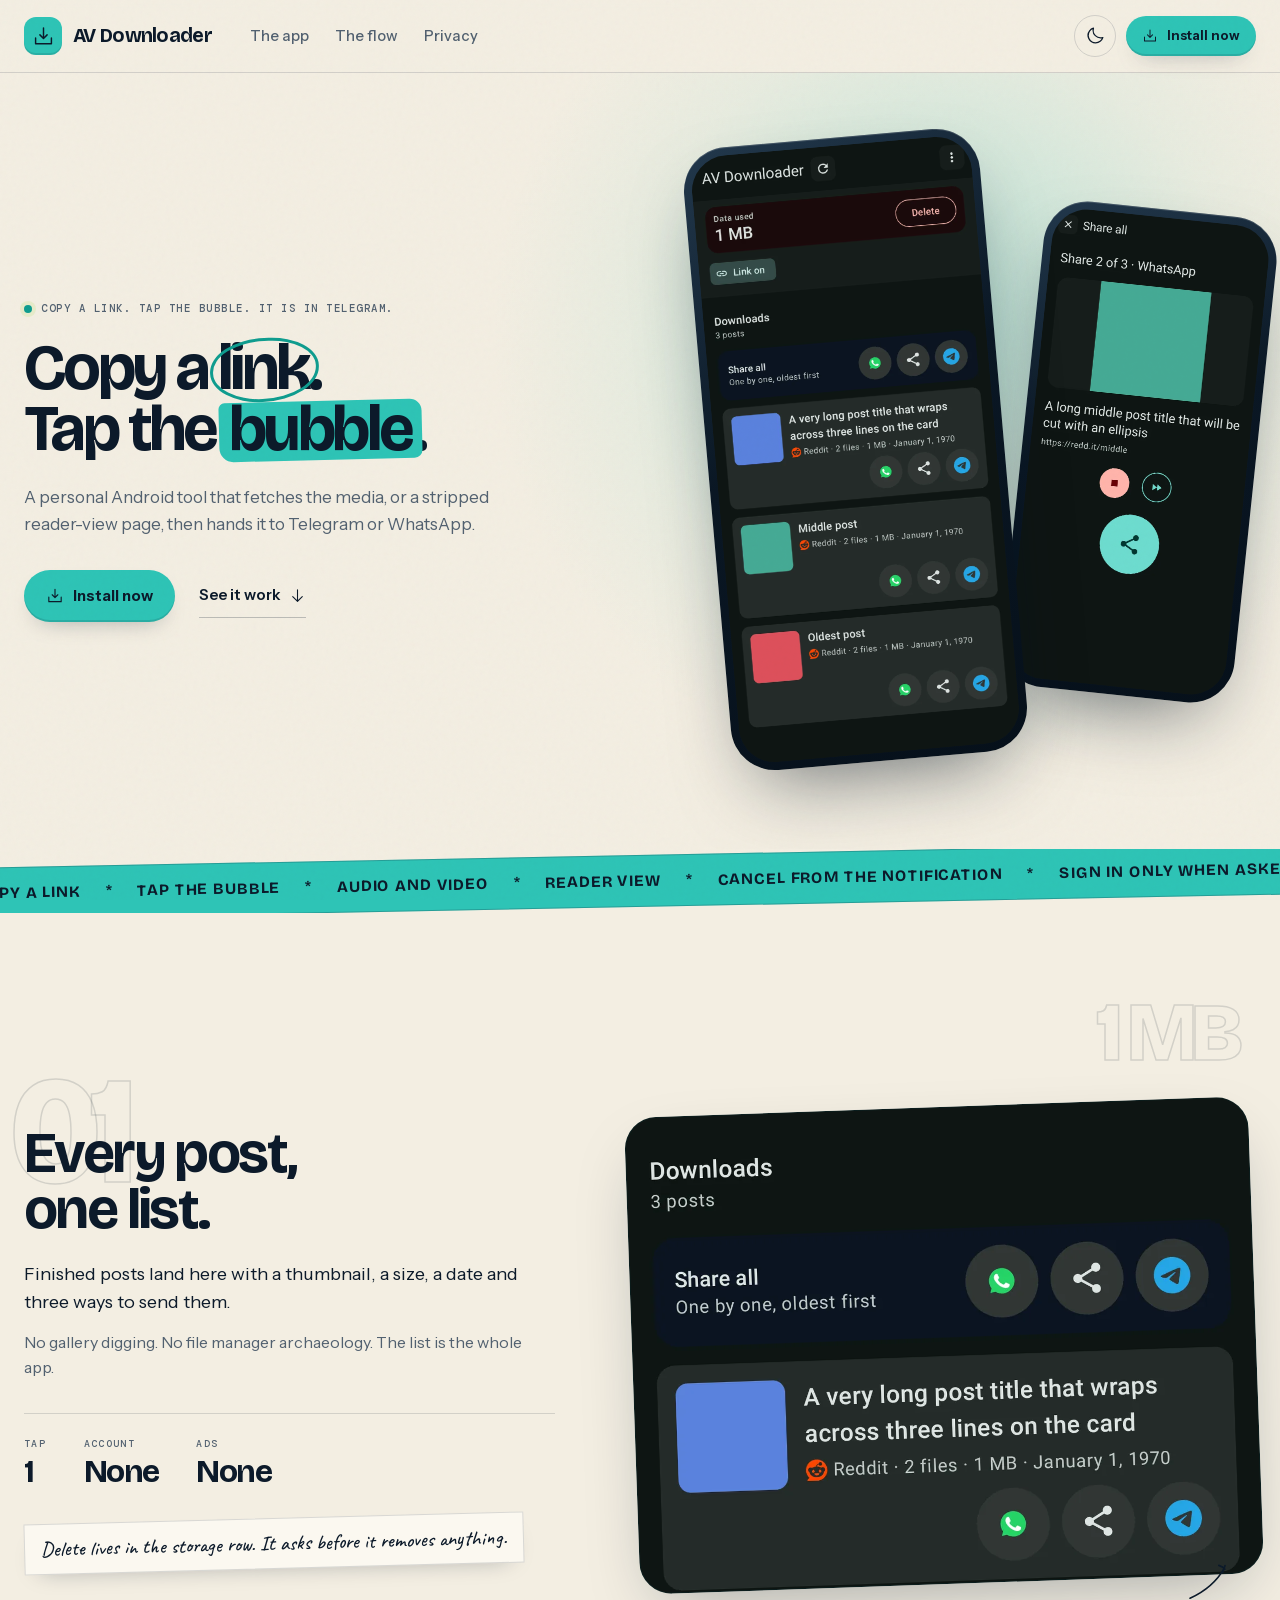
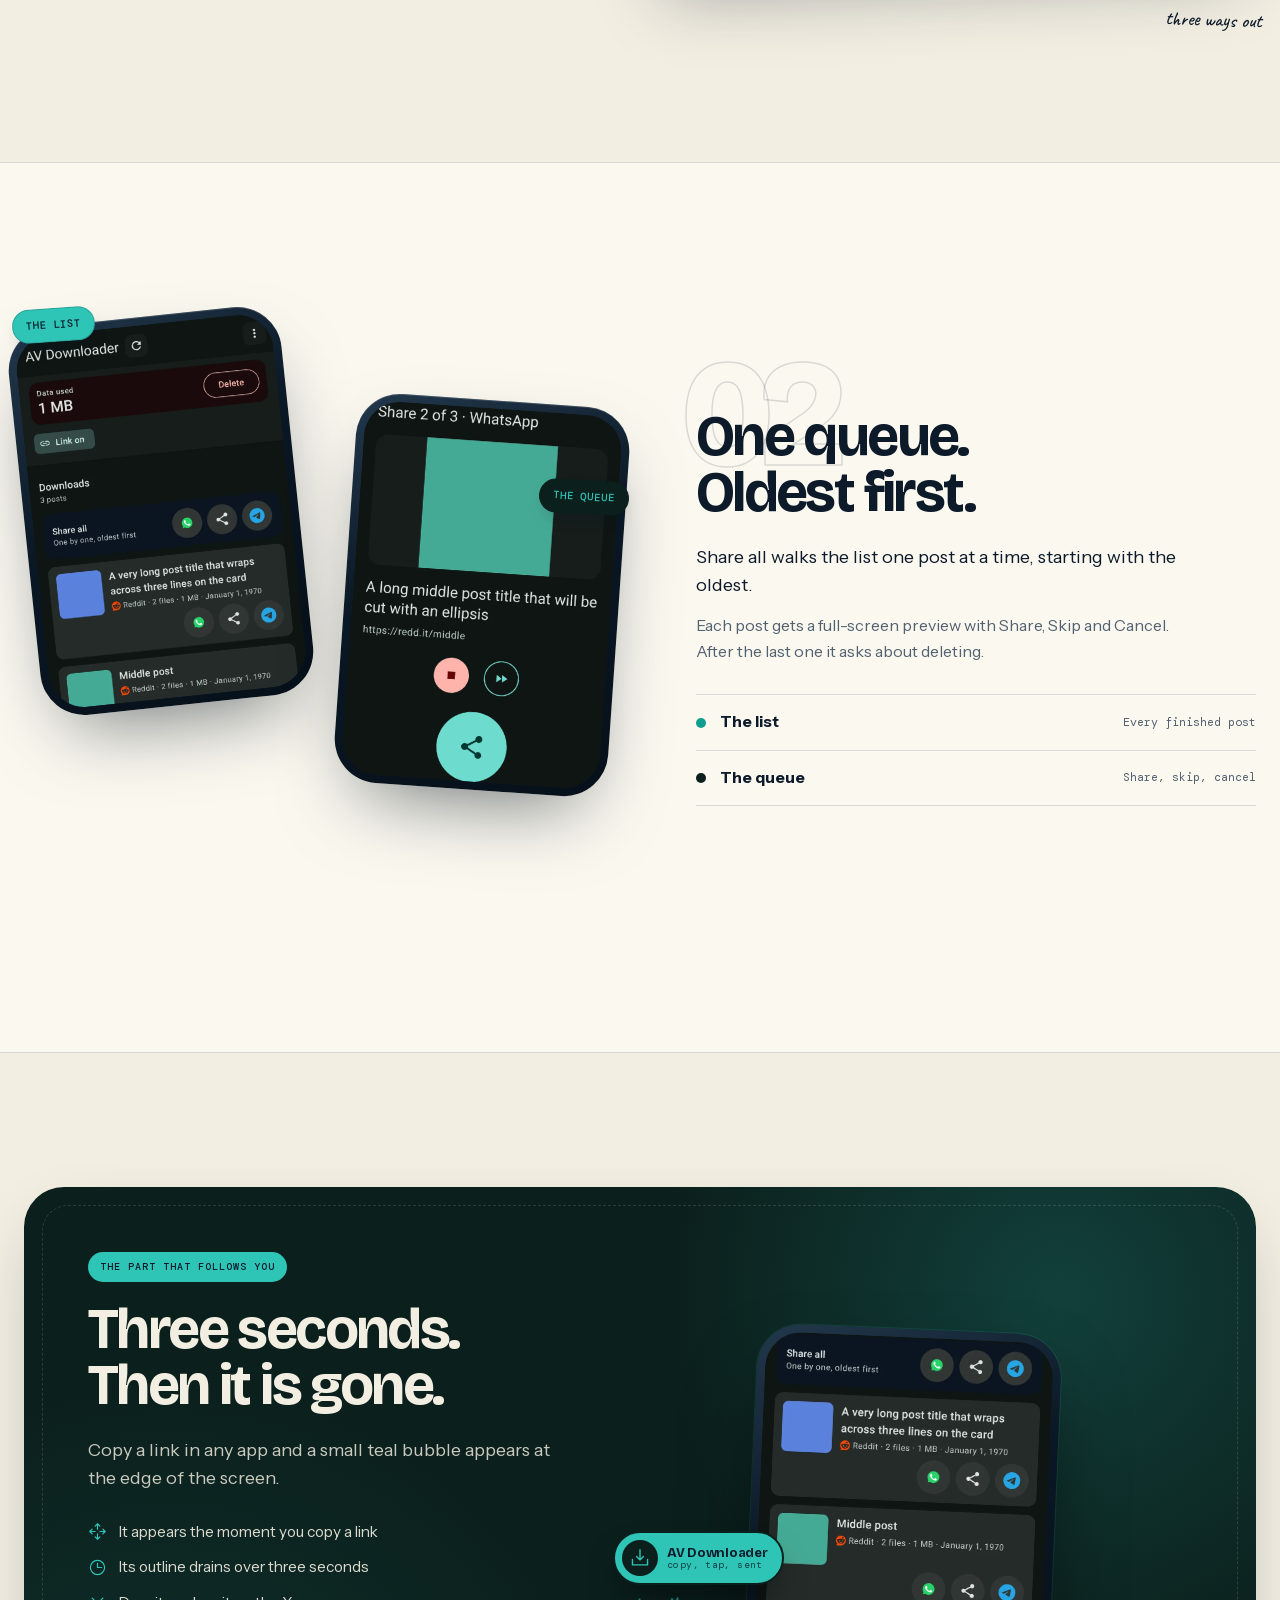
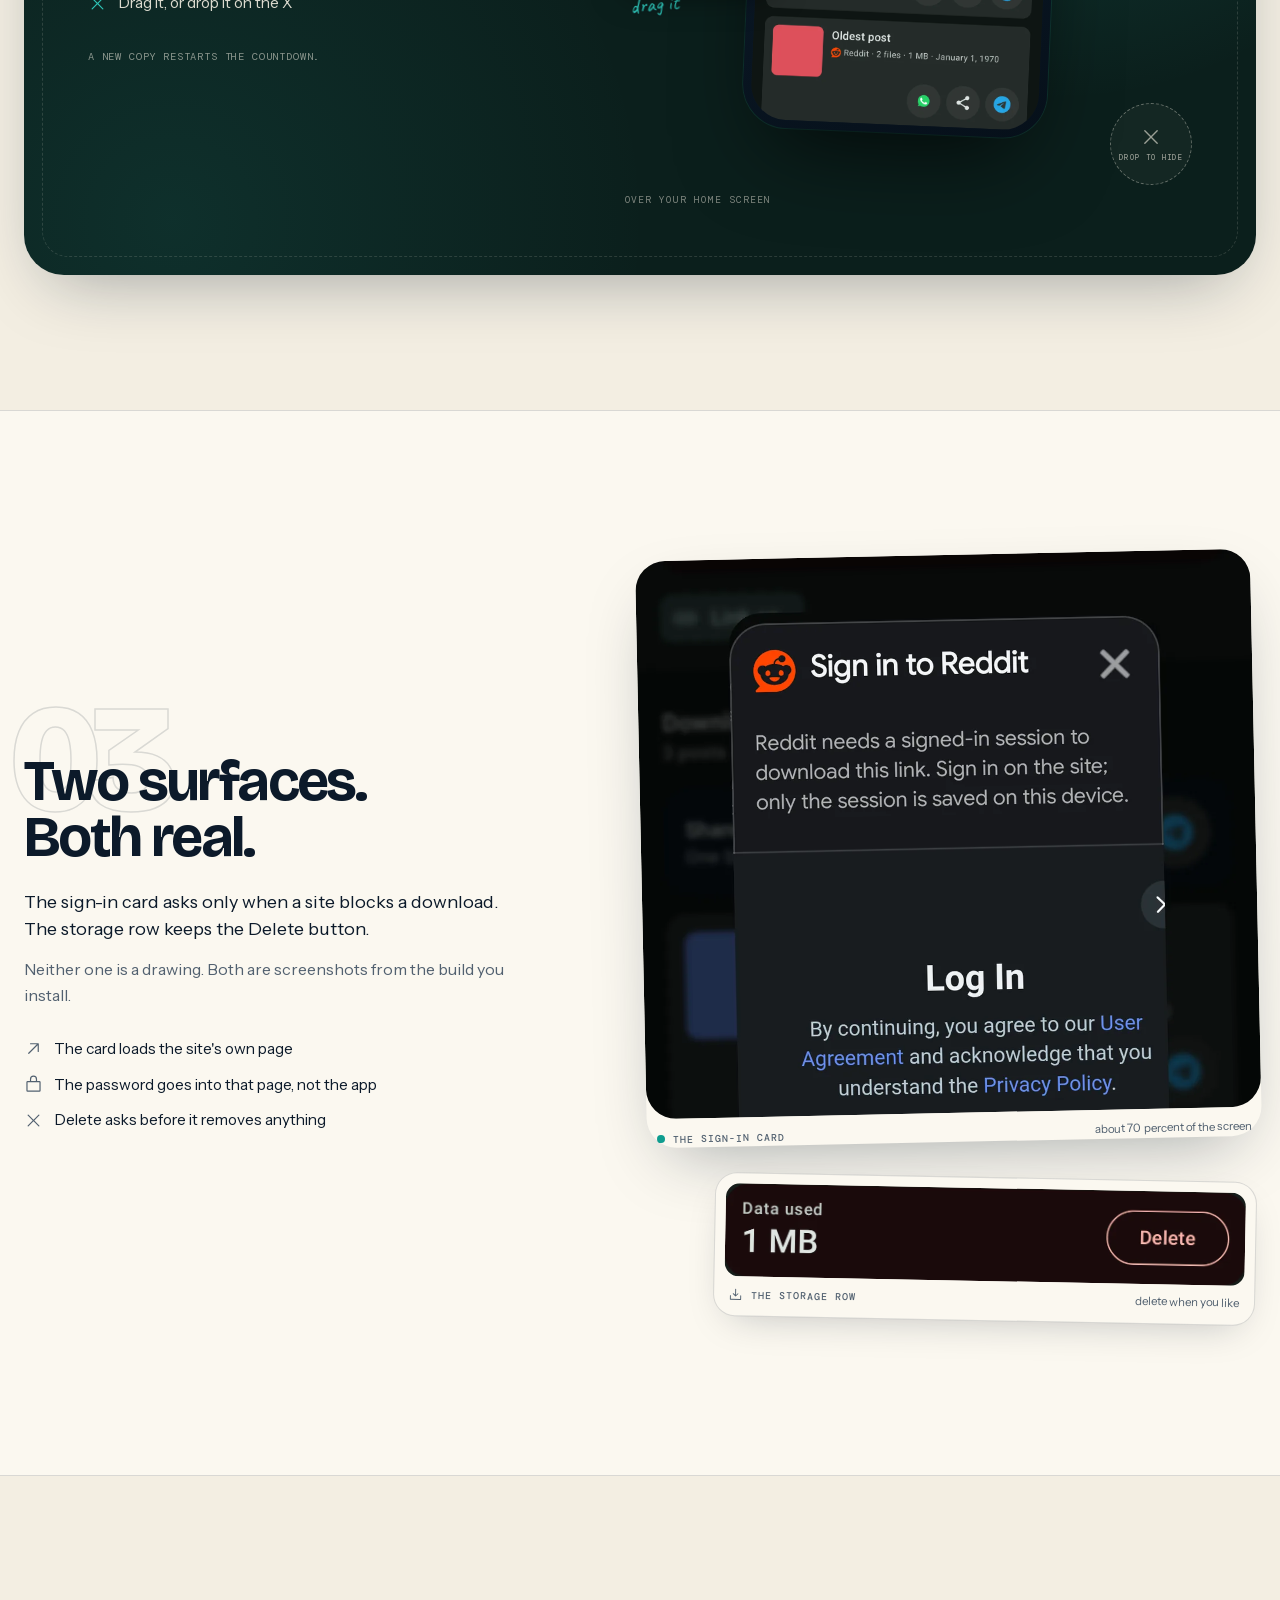
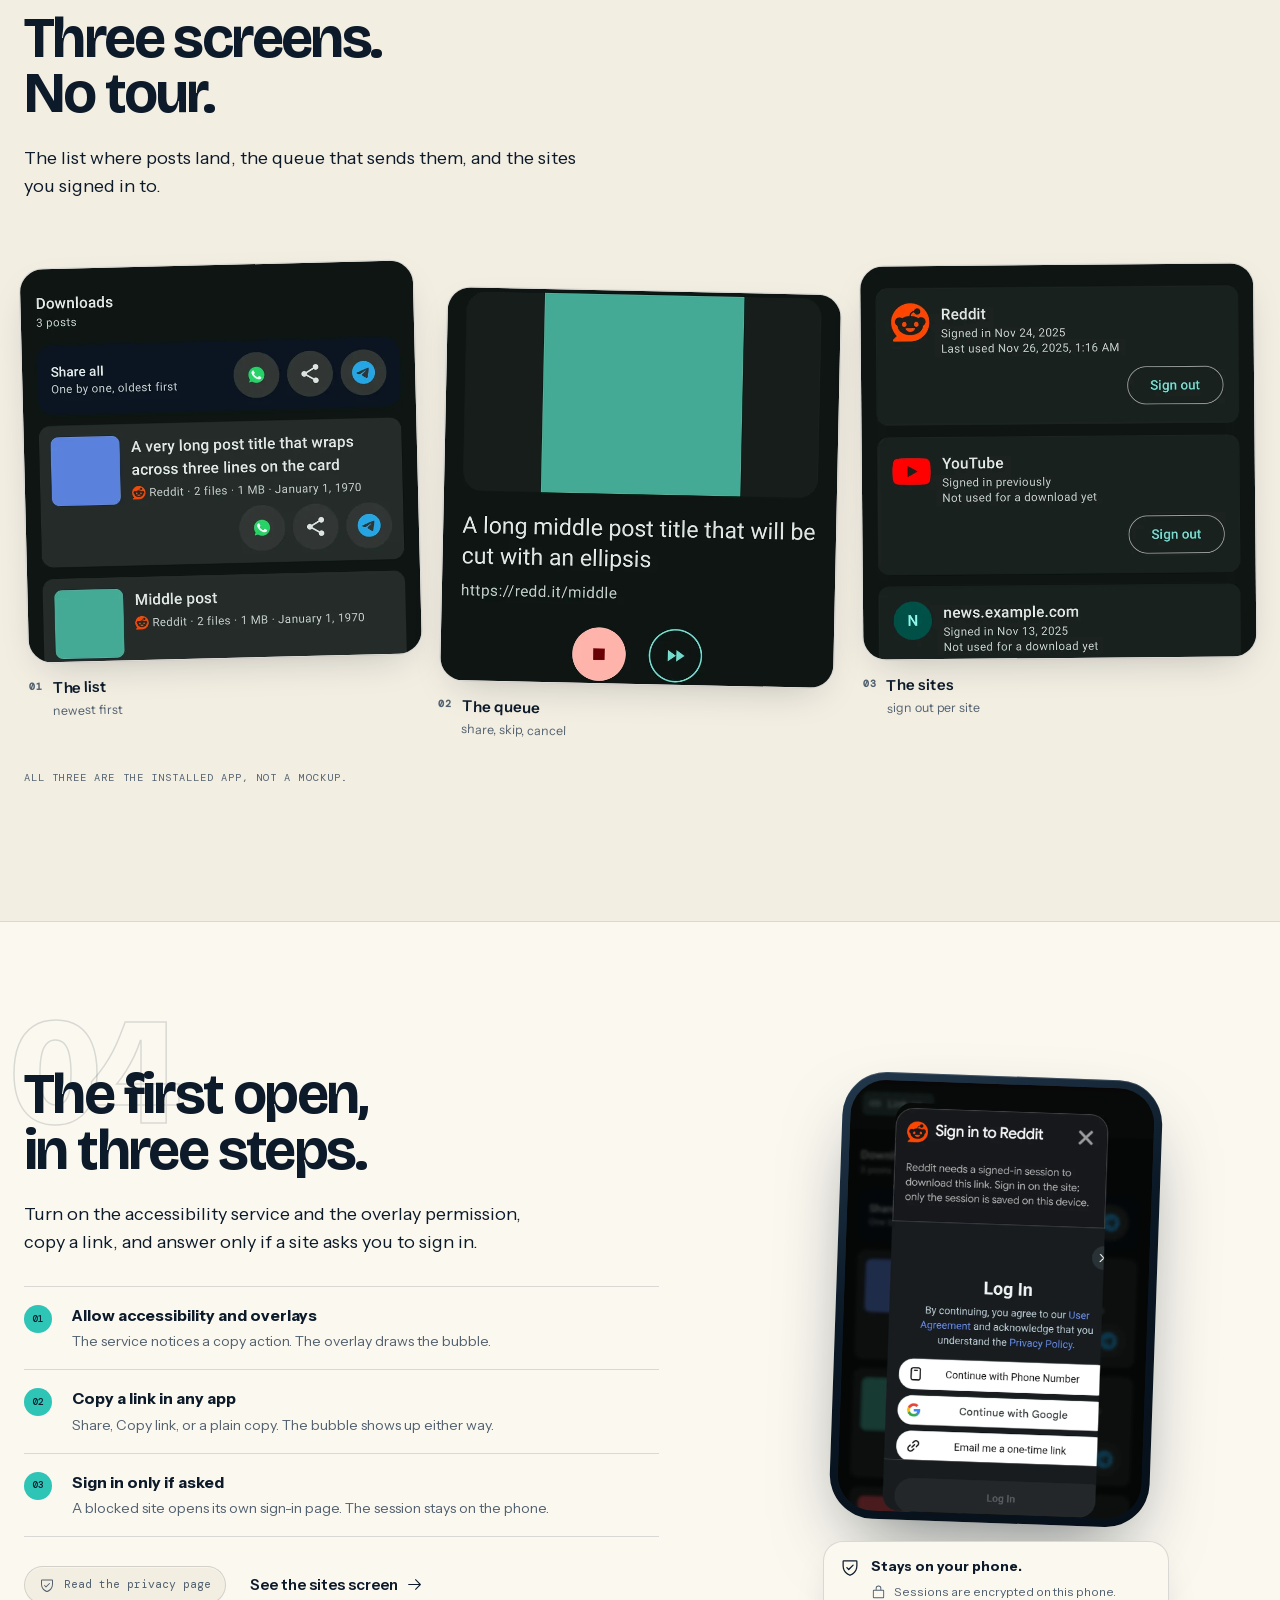
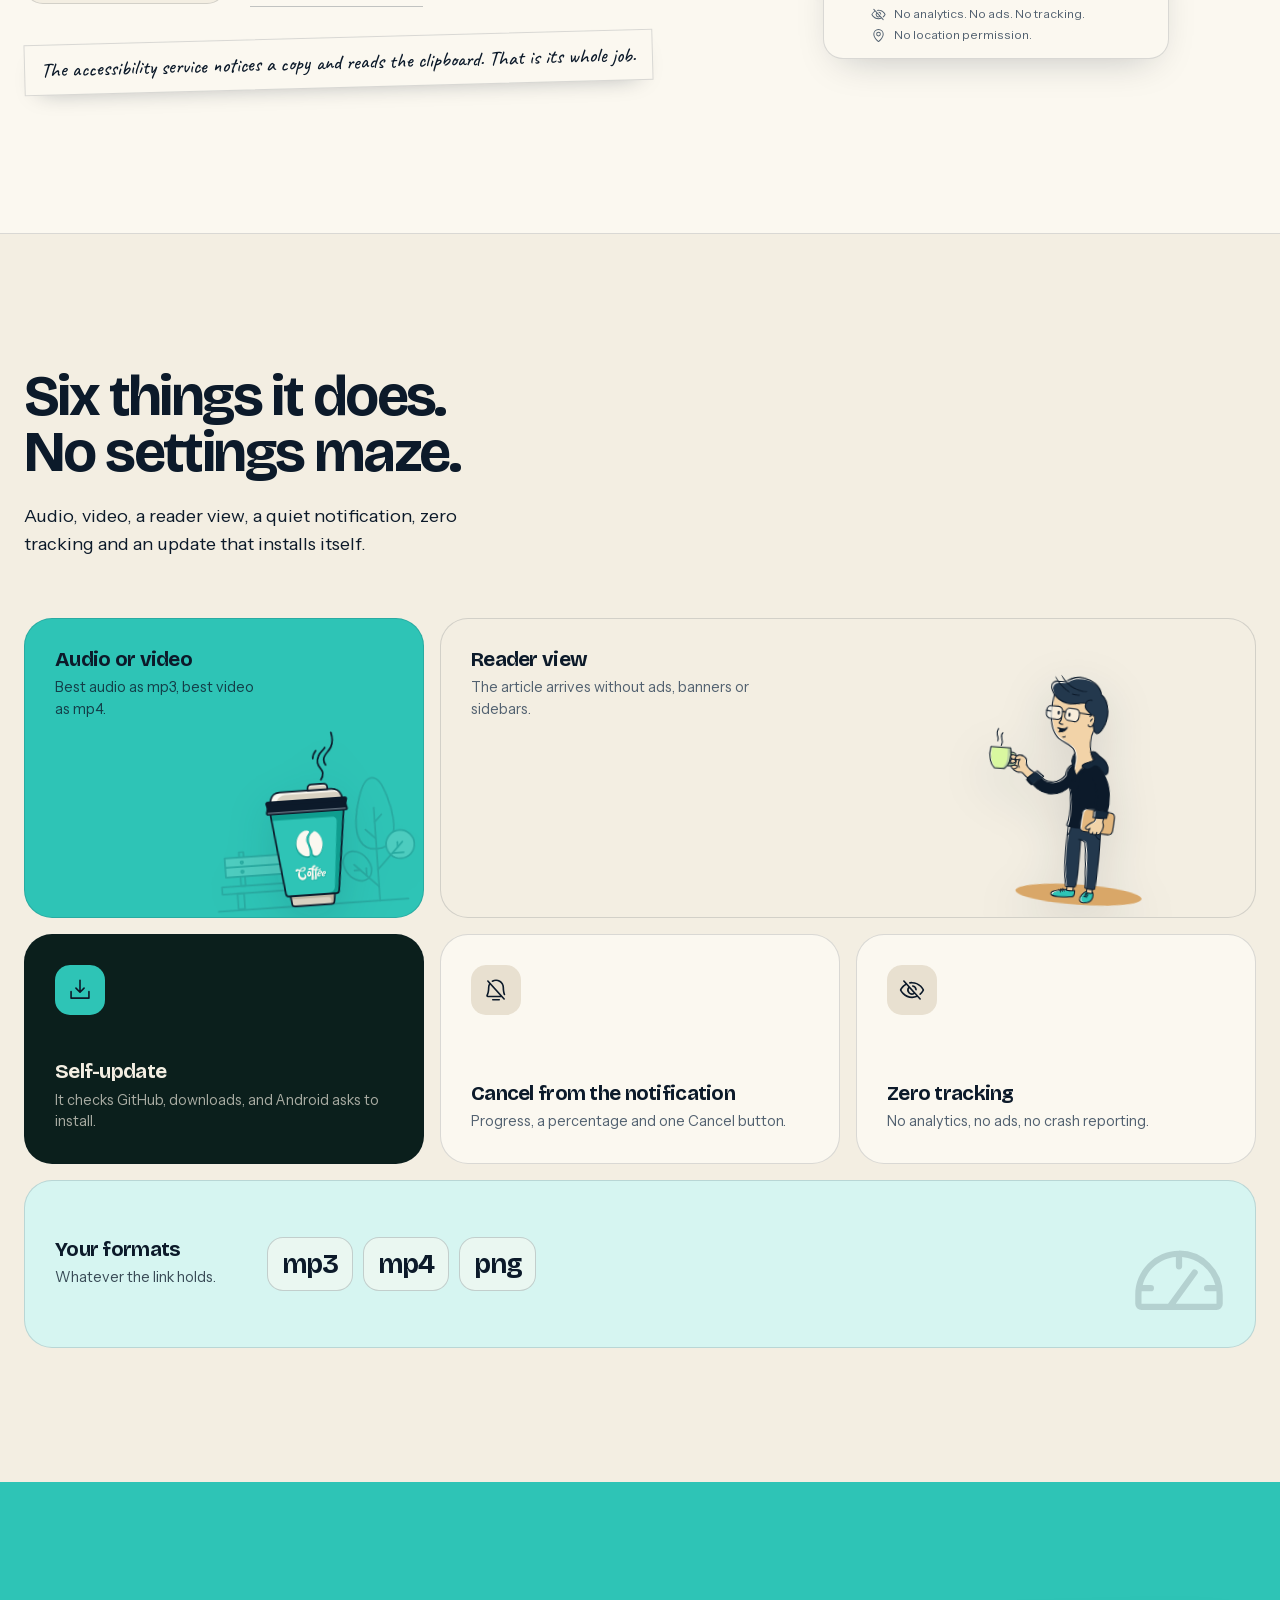
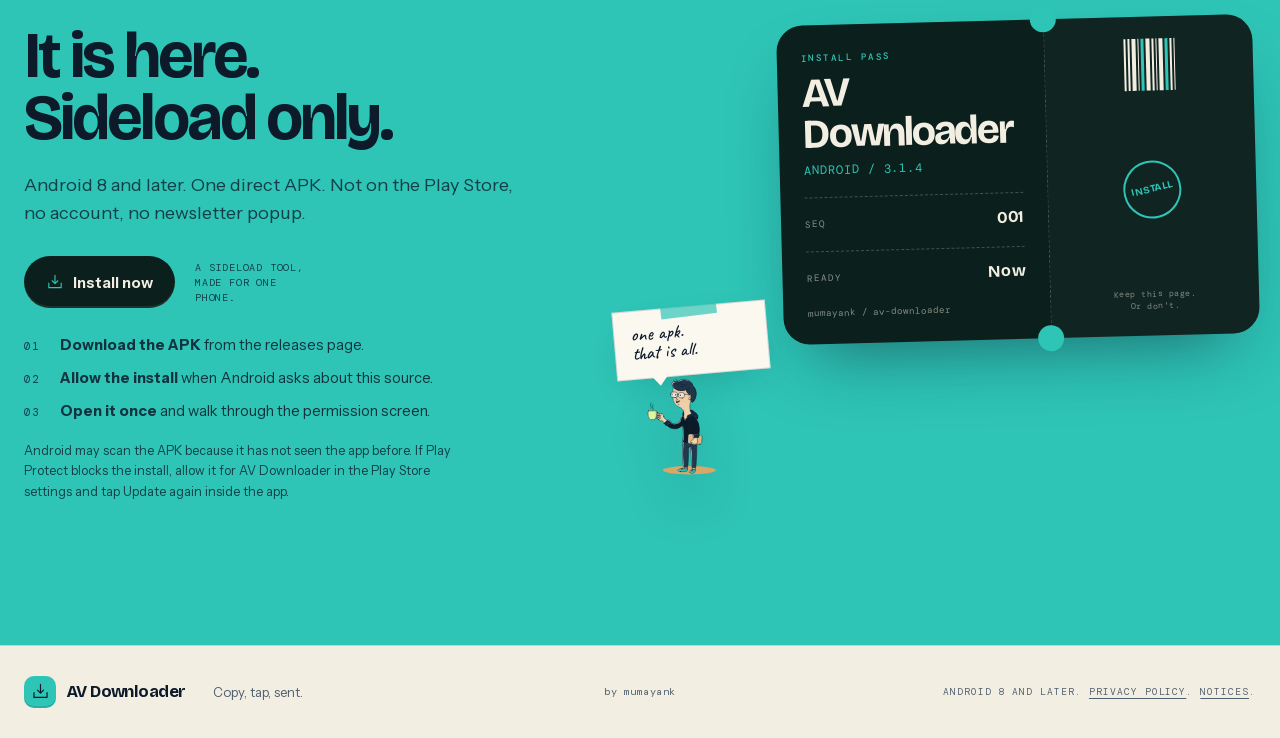
<file: docs/index.html>
<!doctype html>
<html lang="en">
<head>
  <meta charset="utf-8">
  <meta name="viewport" content="width=device-width, initial-scale=1">
  <title>AV Downloader - Copy a link. Tap the bubble. It is in Telegram.</title>
  <meta name="description" content="A personal Android tool that downloads media and reader-view pages from a copied link, then hands them to Telegram or WhatsApp. No Play Store, no tracking.">
  <meta name="theme-color" content="#F3EEE2">
  <meta property="og:title" content="AV Downloader - Copy a link. Tap the bubble. It is in Telegram.">
  <meta property="og:description" content="A personal Android tool that downloads media and reader-view pages from a copied link, then hands them to Telegram or WhatsApp. No Play Store, no tracking.">
  <meta property="og:type" content="website">
  <meta property="og:url" content="https://mumayank.github.io/av-downloader-releases/">
  <meta property="og:image" content="https://mumayank.github.io/av-downloader-releases/assets/og.png">
  <meta property="og:image:width" content="1200">
  <meta property="og:image:height" content="630">
  <meta name="twitter:card" content="summary_large_image">
  <meta name="twitter:image" content="https://mumayank.github.io/av-downloader-releases/assets/og.png">
  <link rel="icon" href="favicon.svg" type="image/svg+xml">
  <link rel="apple-touch-icon" href="assets/apple-touch-icon.png">
  <link rel="preload" href="assets/fonts/bricolage-grotesque.woff2" as="font" type="font/woff2" crossorigin>
  <link rel="preload" href="assets/fonts/instrument-sans.woff2" as="font" type="font/woff2" crossorigin>
  <link rel="preload" href="assets/img/hero-front.webp" as="image" type="image/webp">
  <link rel="stylesheet" href="styles.css?v=1">
  <script>
    (function () {
      document.documentElement.classList.add('js');
      try {
        var stored = localStorage.getItem('showcase-theme');
        var theme = stored || (window.matchMedia('(prefers-color-scheme: dark)').matches ? 'dark' : 'light');
        document.documentElement.setAttribute('data-theme', theme);
        document.querySelector('meta[name="theme-color"]').setAttribute('content', theme === 'dark' ? '#07131F' : '#F3EEE2');
      } catch (e) {}
    })();
  </script>
</head>
<body>
  <a class="skip" href="#main">Skip to the good part</a>

  <header class="nav">
    <div class="wrap nav__inner">
      <a class="brand" href="#top" aria-label="AV Downloader home">
        <span class="brand__mark"><svg class="icon" aria-hidden="true"><use href="assets/icons.svg#i-download-simple"></use></svg></span>
        <span class="brand__name">AV Downloader</span>
      </a>

      <nav class="nav__links" aria-label="Sections">
        <a href="#feature-a">The app</a>
        <a href="#feature-b">The flow</a>
        <a href="privacy.html">Privacy</a>
      </nav>

      <div class="nav__actions">
        <button class="theme" id="theme-toggle" type="button" aria-label="Switch to dark mode" aria-pressed="false">
          <svg class="icon theme__sun" aria-hidden="true"><use href="assets/icons.svg#i-sun"></use></svg>
          <svg class="icon theme__moon" aria-hidden="true"><use href="assets/icons.svg#i-moon"></use></svg>
        </button>
        <a class="btn btn--install btn--nav" href="https://github.com/mumayank/av-downloader-releases/releases/latest">
          <svg class="icon" aria-hidden="true"><use href="assets/icons.svg#i-download-simple"></use></svg>
          Install now
        </a>
      </div>
    </div>
  </header>

  <main id="main">
    <!-- Hero -->
    <section class="hero" id="top">
      <div class="wrap hero__inner">
        <div class="hero__copy">
          <p class="eyebrow"><span class="dot" aria-hidden="true"></span> Copy a link. Tap the bubble. It is in Telegram.</p>
          <h1>Copy a <span class="circled">link</span>.<br>Tap the <span class="mark">bubble</span>.</h1>
          <p class="hero__sub">A personal Android tool that fetches the media, or a stripped reader-view page, then hands it to Telegram or WhatsApp.</p>
          <div class="hero__cta">
            <a class="btn btn--install" href="https://github.com/mumayank/av-downloader-releases/releases/latest">
              <svg class="icon" aria-hidden="true"><use href="assets/icons.svg#i-download-simple"></use></svg>
              Install now
            </a>
            <a class="arrow-link" href="#feature-a">See it work <svg class="icon" aria-hidden="true"><use href="assets/icons.svg#i-arrow-down"></use></svg></a>
          </div>
        </div>

        <div class="hero__visual" aria-label="AV Downloader screens">
          <div class="hero__phone hero__phone--back">
            <div class="phone">
              <div class="phone__screen">
                <img src="assets/img/hero-back.webp" width="760" height="1647" alt="The Share all preview for post 2 of 3, with a square thumbnail, the post title, its clean redd.it link and Cancel, Next and Share buttons." fetchpriority="low">
              </div>
            </div>
          </div>

          <div class="hero__phone hero__phone--front">
            <div class="phone">
              <div class="phone__screen">
                <img src="assets/img/hero-front.webp" width="900" height="1951" alt="The AV Downloader main screen: a Data used bar, a Link on chip, a Share all row and three finished downloads." fetchpriority="high">
              </div>
            </div>
          </div>
        </div>
      </div>
    </section>

    <!-- Marquee -->
    <div class="marquee-wrap">
      <div class="marquee" aria-hidden="true">
        <div class="marquee__track">
          <span>COPY A LINK <b>*</b> TAP THE BUBBLE <b>*</b> AUDIO AND VIDEO <b>*</b> READER VIEW <b>*</b> CANCEL FROM THE NOTIFICATION <b>*</b> SIGN IN ONLY WHEN ASKED <b>*</b> ZERO TRACKING <b>*</b> SELF-UPDATE <b>*</b> </span>
          <span>COPY A LINK <b>*</b> TAP THE BUBBLE <b>*</b> AUDIO AND VIDEO <b>*</b> READER VIEW <b>*</b> CANCEL FROM THE NOTIFICATION <b>*</b> SIGN IN ONLY WHEN ASKED <b>*</b> ZERO TRACKING <b>*</b> SELF-UPDATE <b>*</b> </span>
        </div>
      </div>
    </div>

    <!-- Feature split A: the list -->
    <section class="section section--feature-a" id="feature-a">
      <div class="wrap">
        <div class="feature-a">
          <div class="feature-a__copy reveal">
            <span class="ghost-num" aria-hidden="true">01</span>
            <h2>Every post,<br>one list.</h2>
            <p class="lead">Finished posts land here with a thumbnail, a size, a date and three ways to send them.</p>
            <p class="body">No gallery digging. No file manager archaeology. The list is the whole app.</p>

            <dl class="stats">
              <div><dt>Tap</dt><dd>1</dd></div>
              <div><dt>Account</dt><dd>None</dd></div>
              <div><dt>Ads</dt><dd>None</dd></div>
            </dl>

            <p class="note note--inline">Delete lives in the storage row. It asks before it removes anything.</p>
          </div>

          <div class="feature-a__art reveal">
            <span class="big-time" aria-hidden="true">1 MB</span>
            <figure class="stat-card">
              <img src="assets/img/feature-a-card.webp" width="1148" height="877" alt="A close crop of the Downloads list: the Share all row with WhatsApp, share and Telegram buttons above one full post card." loading="lazy">
              <figcaption class="sr-only">The list that carries every finished post.</figcaption>
            </figure>
            <div class="hand hand--card">
              <svg class="doodle" viewBox="0 0 110 70" aria-hidden="true">
                <path d="M6 58c20-10 38-26 48-45" fill="none" stroke="currentColor" stroke-width="2.4" stroke-linecap="round"/>
                <path d="M46 9c3 1 6 2 9 5M52 19c1-3 2-6 3-10" fill="none" stroke="currentColor" stroke-width="2.4" stroke-linecap="round"/>
              </svg>
              <span>three ways out</span>
            </div>
          </div>
        </div>
      </div>
    </section>

    <!-- Feature split B: the share all queue -->
    <section class="section section--feature-b" id="feature-b">
      <div class="wrap">
        <div class="feature-b">
          <div class="feature-b__art reveal">
            <div class="feature-b__phone feature-b__phone--board">
              <div class="phone">
                <div class="phone__screen">
                  <img src="assets/img/feature-b-one.webp" width="760" height="1104" alt="The top of the main screen: Data used, the Link on chip, the Downloads list and the first finished post." loading="lazy">
                </div>
              </div>
              <span class="tag tag--one">The list</span>
            </div>
            <div class="feature-b__phone feature-b__phone--drop">
              <div class="phone">
                <div class="phone__screen">
                  <img src="assets/img/feature-b-two.webp" width="760" height="1104" alt="The Share all preview for a middle post: a large thumbnail, the title, the link, Cancel and Next buttons and one big Share button." loading="lazy">
                </div>
              </div>
              <span class="tag tag--two">The queue</span>
            </div>
          </div>

          <div class="feature-b__copy reveal">
            <span class="ghost-num" aria-hidden="true">02</span>
            <h2>One queue.<br>Oldest first.</h2>
            <p class="lead">Share all walks the list one post at a time, starting with the oldest.</p>
            <p class="body">Each post gets a full-screen preview with Share, Skip and Cancel. After the last one it asks about deleting.</p>

            <ul class="legend">
              <li><span class="legend__dot legend__dot--one" aria-hidden="true"></span><strong>The list</strong><span>Every finished post</span></li>
              <li><span class="legend__dot legend__dot--two" aria-hidden="true"></span><strong>The queue</strong><span>Share, skip, cancel</span></li>
            </ul>
          </div>
        </div>
      </div>
    </section>

    <!-- Deep panel: the bubble -->
    <section class="section section--bubble" id="bubble">
      <div class="wrap">
        <div class="bubble-panel reveal">
          <div class="bubble-panel__copy">
            <span class="pill pill--accent">the part that follows you</span>
            <h2>Three seconds.<br>Then it is gone.</h2>
            <p class="lead lead--light">Copy a link in any app and a small teal bubble appears at the edge of the screen.</p>

            <ul class="ticks ticks--light">
              <li><svg class="icon" aria-hidden="true"><use href="assets/icons.svg#i-arrows-out-cardinal"></use></svg> It appears the moment you copy a link</li>
              <li><svg class="icon" aria-hidden="true"><use href="assets/icons.svg#i-clock"></use></svg> Its outline drains over three seconds</li>
              <li><svg class="icon" aria-hidden="true"><use href="assets/icons.svg#i-x"></use></svg> Drag it, or drop it on the X</li>
            </ul>

            <p class="bubble-panel__foot">A new copy restarts the countdown.</p>
          </div>

          <div class="bubble-stage" id="bubble-stage">
            <div class="bubble-stage__phone">
              <div class="phone phone--tilt">
                <div class="phone__screen">
                  <img src="assets/img/dark-stage.webp" width="820" height="1105" alt="The Downloads list with the Share all row and three finished posts, one per colour thumbnail." loading="lazy">
                </div>
              </div>
            </div>
            <p class="bubble-stage__caption">over your home screen</p>

            <button class="prop-bubble" id="prop-bubble" type="button">
              <span class="prop-bubble__mark"><svg class="icon" aria-hidden="true"><use href="assets/icons.svg#i-download-simple"></use></svg></span>
              <span class="prop-bubble__text"><b>AV Downloader</b><em>copy, tap, sent</em></span>
              <span class="prop-bubble__drain" aria-hidden="true"></span>
              <span class="sr-only">Drag it around, or use the hide button.</span>
            </button>
            <span class="bubble-hint" id="bubble-hint" aria-hidden="true">drag it</span>

            <button class="bubble-hide" id="bubble-hide" type="button" aria-label="Drop to hide the floating bubble">
              <svg class="icon" aria-hidden="true"><use href="assets/icons.svg#i-x"></use></svg>
              <span>drop to hide</span>
            </button>

            <button class="bubble-restore" id="bubble-restore" type="button" hidden>Bring it back</button>
          </div>
        </div>
      </div>
    </section>

    <!-- Proof cards -->
    <section class="section section--notifs" id="proof">
      <div class="wrap">
        <div class="notifs">
          <div class="notifs__copy reveal">
            <span class="ghost-num" aria-hidden="true">03</span>
            <h2>Two surfaces.<br>Both real.</h2>
            <p class="lead">The sign-in card asks only when a site blocks a download. The storage row keeps the Delete button.</p>
            <p class="body">Neither one is a drawing. Both are screenshots from the build you install.</p>

            <ul class="ticks">
              <li><svg class="icon" aria-hidden="true"><use href="assets/icons.svg#i-arrow-up-right"></use></svg> The card loads the site's own page</li>
              <li><svg class="icon" aria-hidden="true"><use href="assets/icons.svg#i-lock-simple"></use></svg> The password goes into that page, not the app</li>
              <li><svg class="icon" aria-hidden="true"><use href="assets/icons.svg#i-x"></use></svg> Delete asks before it removes anything</li>
            </ul>
          </div>

          <div class="notifs__art reveal">
            <figure class="notif notif--big">
              <img src="assets/img/proof-large.webp" width="1060" height="962" alt="The sign-in card for Reddit over the main screen, with the site's own Log In page and a close button." loading="lazy">
              <figcaption><span class="notif__dot" aria-hidden="true"></span> The sign-in card <span class="notif__muted">about 70 percent of the screen</span></figcaption>
            </figure>

            <figure class="notif notif--small">
              <img src="assets/img/proof-small.webp" width="1085" height="195" alt="The storage row: Data used, 1 MB, and a Delete button on the right." loading="lazy">
              <figcaption><svg class="icon" aria-hidden="true"><use href="assets/icons.svg#i-download-simple"></use></svg> The storage row <span class="notif__muted">delete when you like</span></figcaption>
            </figure>
          </div>
        </div>
      </div>
    </section>

    <!-- Three-up strip -->
    <section class="section section--maps">
      <div class="wrap">
        <div class="maps__head reveal">
          <h2>Three screens. <br>No tour.</h2>
          <p class="lead">The list where posts land, the queue that sends them, and the sites you signed in to.</p>
        </div>

        <div class="maps__strip reveal" tabindex="0" role="group" aria-label="Three app views">
          <figure class="map-card map-card--one">
            <div class="map-card__img">
              <img src="assets/img/strip-one.webp" width="760" height="760" alt="The Downloads heading, the Share all row and two finished posts." loading="lazy">
            </div>
            <figcaption><span>01</span> The list <em>newest first</em></figcaption>
          </figure>

          <figure class="map-card map-card--two">
            <div class="map-card__img">
              <img src="assets/img/strip-two.webp" width="760" height="760" alt="A Share all preview with the post title, the link and the share controls." loading="lazy">
            </div>
            <figcaption><span>02</span> The queue <em>share, skip, cancel</em></figcaption>
          </figure>

          <figure class="map-card map-card--three">
            <div class="map-card__img">
              <img src="assets/img/strip-three.webp" width="760" height="760" alt="The Logged in websites list with Reddit, YouTube and a third site, each with a Sign out button." loading="lazy">
            </div>
            <figcaption><span>03</span> The sites <em>sign out per site</em></figcaption>
          </figure>
        </div>

        <p class="maps__foot reveal">All three are the installed app, not a mockup.</p>
      </div>
    </section>

    <!-- Setup -->
    <section class="section section--setup" id="setup">
      <div class="wrap">
        <div class="setup">
          <div class="setup__copy reveal">
            <span class="ghost-num" aria-hidden="true">04</span>
            <h2>The first open,<br>in three steps.</h2>
            <p class="lead">Turn on the accessibility service and the overlay permission, copy a link, and answer only if a site asks you to sign in.</p>

            <ol class="steps">
              <li><span>01</span><div><strong>Allow accessibility and overlays</strong><p>The service notices a copy action. The overlay draws the bubble.</p></div></li>
              <li><span>02</span><div><strong>Copy a link in any app</strong><p>Share, Copy link, or a plain copy. The bubble shows up either way.</p></div></li>
              <li><span>03</span><div><strong>Sign in only if asked</strong><p>A blocked site opens its own sign-in page. The session stays on the phone.</p></div></li>
            </ol>

            <div class="setup__actions">
              <a class="link-chip" href="privacy.html">
                <svg class="icon" aria-hidden="true"><use href="assets/icons.svg#i-shield-check"></use></svg>
                <span>Read the privacy page</span>
              </a>
              <button class="arrow-link arrow-link--button" type="button" id="open-detail">
                See the sites screen <svg class="icon" aria-hidden="true"><use href="assets/icons.svg#i-arrow-right"></use></svg>
              </button>
            </div>

            <p class="note note--inline">The accessibility service notices a copy and reads the clipboard. That is its whole job.</p>
          </div>

          <div class="setup__art reveal">
            <div class="phone phone--setup">
              <div class="phone__screen">
                <img src="assets/img/setup-screen.webp" width="900" height="1275" alt="The sign-in card open over the main screen, showing Reddit's Log In page with phone, Google and email options." loading="lazy">
              </div>
            </div>
            <div class="setup__privacy">
              <svg class="icon" aria-hidden="true"><use href="assets/icons.svg#i-shield-check"></use></svg>
              <div class="setup__privacy-copy">
                <strong>Stays on your phone.</strong>
                <ul class="setup__privacy-list">
                  <li><svg class="icon" aria-hidden="true"><use href="assets/icons.svg#i-lock-simple"></use></svg><span>Sessions are encrypted on this phone.</span></li>
                  <li><svg class="icon" aria-hidden="true"><use href="assets/icons.svg#i-eye-slash"></use></svg><span>No analytics. No ads. No tracking.</span></li>
                  <li><svg class="icon" aria-hidden="true"><use href="assets/icons.svg#i-map-pin"></use></svg><span>No location permission.</span></li>
                </ul>
              </div>
            </div>
          </div>
        </div>
      </div>
    </section>

    <!-- Bento -->
    <section class="section section--bento">
      <div class="wrap">
        <div class="bento__head reveal">
          <h2>Six things it does.<br>No settings maze.</h2>
          <p class="lead">Audio, video, a reader view, a quiet notification, zero tracking and an update that installs itself.</p>
        </div>

        <div class="bento">
          <article class="bento__card bento__card--coffee reveal">
            <div class="bento__art bento__art--coffee">
              <img src="assets/ill/coffee.svg" width="1000" height="880" alt="" loading="lazy">
            </div>
            <div class="bento__copy">
              <h3>Audio or video</h3>
              <p>Best audio as mp3, best video as mp4.</p>
            </div>
          </article>

          <article class="bento__card bento__card--background reveal">
            <div class="bento__copy">
              <h3>Reader view</h3>
              <p>The article arrives without ads, banners or sidebars.</p>
            </div>
            <div class="bento__art bento__art--map">
              <img src="assets/ill/freelancer.svg" width="1000" height="880" alt="" loading="lazy">
            </div>
          </article>

          <article class="bento__card bento__card--bubble reveal">
            <span class="bento__icon"><svg class="icon" aria-hidden="true"><use href="assets/icons.svg#i-download-simple"></use></svg></span>
            <div class="bento__copy">
              <h3>Self-update</h3>
              <p>It checks GitHub, downloads, and Android asks to install.</p>
            </div>
          </article>

          <article class="bento__card bento__card--silent reveal">
            <span class="bento__icon"><svg class="icon" aria-hidden="true"><use href="assets/icons.svg#i-bell-simple-slash"></use></svg></span>
            <div class="bento__copy">
              <h3>Cancel from the notification</h3>
              <p>Progress, a percentage and one Cancel button.</p>
            </div>
          </article>

          <article class="bento__card bento__card--privacy reveal">
            <span class="bento__icon"><svg class="icon" aria-hidden="true"><use href="assets/icons.svg#i-eye-slash"></use></svg></span>
            <div class="bento__copy">
              <h3>Zero tracking</h3>
              <p>No analytics, no ads, no crash reporting.</p>
            </div>
          </article>

          <article class="bento__card bento__card--cadence reveal">
            <div class="bento__copy">
              <h3>Your formats</h3>
              <p>Whatever the link holds.</p>
            </div>
            <div class="cadence" aria-label="File types shown in the app: mp3, mp4 and png">
              <span>mp3</span><span>mp4</span><span>png</span>
            </div>
            <svg class="icon bento__gauge" aria-hidden="true"><use href="assets/icons.svg#i-gauge"></use></svg>
          </article>
        </div>
      </div>
    </section>

    <!-- Closing CTA -->
    <section class="section section--cta" id="install">
      <div class="wrap">
        <div class="cta">
          <div class="cta__copy reveal">
            <h2>It is here.<br>Sideload only.</h2>
            <p class="lead">Android 8 and later. One direct APK. Not on the Play Store, no account, no newsletter popup.</p>
            <div class="cta__actions">
              <a class="btn btn--navy" href="https://github.com/mumayank/av-downloader-releases/releases/latest">
                <svg class="icon" aria-hidden="true"><use href="assets/icons.svg#i-download-simple"></use></svg>
                Install now
              </a>
              <span class="cta__aside">A sideload tool, made for one phone.</span>
            </div>
            <ol class="install-steps">
              <li><span>01</span><div><strong>Download the APK</strong> from the releases page.</div></li>
              <li><span>02</span><div><strong>Allow the install</strong> when Android asks about this source.</div></li>
              <li><span>03</span><div><strong>Open it once</strong> and walk through the permission screen.</div></li>
            </ol>
            <p class="install-note">Android may scan the APK because it has not seen the app before. If Play Protect blocks the install, allow it for AV Downloader in the Play Store settings and tap Update again inside the app.</p>
          </div>

          <div class="cta__art reveal">
            <div class="ticket" aria-label="AV Downloader install pass, Android, available now">
              <div class="ticket__main">
                <p class="ticket__kicker">Install pass</p>
                <p class="ticket__brand">AV Downloader</p>
                <p class="ticket__route">Android <span aria-hidden="true">/</span> 3.1.4</p>
                <div class="ticket__row"><span>Seq</span><strong>001</strong></div>
                <div class="ticket__row"><span>Ready</span><strong>Now</strong></div>
                <p class="ticket__link">mumayank / av-downloader</p>
              </div>
              <div class="ticket__stub">
                <div class="barcode" aria-hidden="true">
                  <i></i><i></i><i></i><i></i><i></i><i></i><i></i><i></i><i></i><i></i><i></i><i></i>
                </div>
                <span class="ticket__stamp">Install</span>
                <span class="ticket__small">Keep this page.<br>Or don't.</span>
              </div>
            </div>

            <div class="cta__person">
              <img src="assets/ill/freelancer.svg" width="1000" height="880" alt="" loading="lazy">
            </div>
            <div class="note note--cta">one apk.<br>that is all.</div>
          </div>
        </div>
      </div>
    </section>

    <dialog class="detail-dialog" id="detail-dialog" aria-labelledby="detail-dialog-title">
      <div class="detail-dialog__panel">
        <div class="detail-dialog__head">
          <div><h2 id="detail-dialog-title">Logged in websites</h2><p class="detail-dialog__sub">Every site you signed in, when you signed in, and a Sign out button for each.</p></div>
          <button class="detail-dialog__close" type="button" data-close aria-label="Close the detail">
            <svg class="icon" aria-hidden="true"><use href="assets/icons.svg#i-x"></use></svg>
          </button>
        </div>
        <div class="detail-dialog__body">
          <img src="assets/img/detail-screen.webp" width="760" height="988" alt="The Logged in websites screen listing Reddit, YouTube and one more site, each with a sign-in date and a Sign out button.">
        </div>
      </div>
    </dialog>
  </main>

  <footer class="footer">
    <div class="wrap footer__inner">
      <div class="footer__start">
        <a class="brand brand--footer" href="#top" aria-label="AV Downloader, back to top">
          <span class="brand__mark"><svg class="icon" aria-hidden="true"><use href="assets/icons.svg#i-download-simple"></use></svg></span>
          <span class="brand__name">AV Downloader</span>
        </a>
        <p>Copy, tap, sent.</p>
      </div>
      <p class="footer__credit">by mumayank</p>
      <p class="footer__small">Android 8 and later. <a href="privacy.html">Privacy policy</a>. <a href="THIRD_PARTY_NOTICES.md">Notices</a>.</p>
    </div>
  </footer>

  <script src="script.js?v=1" defer></script>
</body>
</html>
</file>
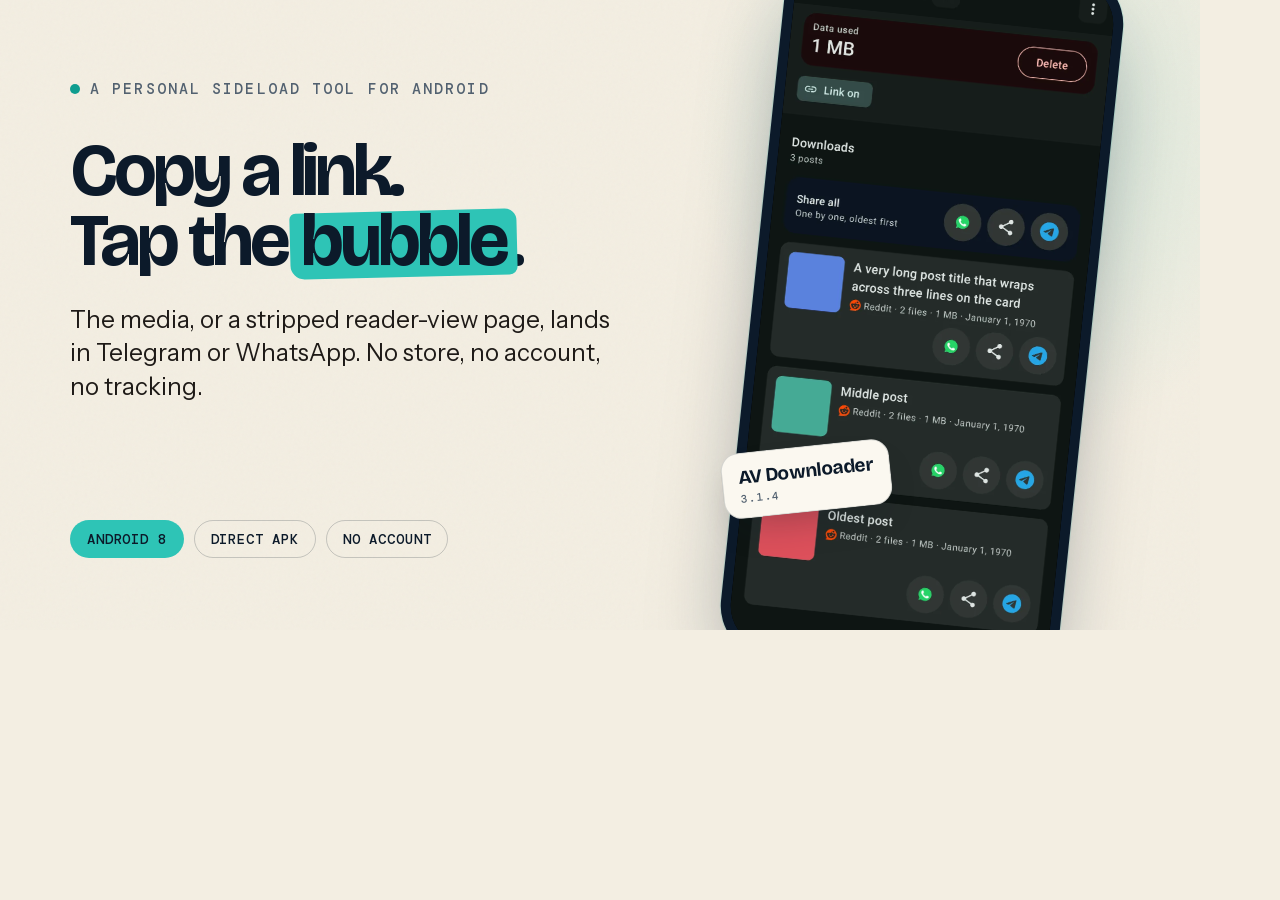
<file: docs/og.html>
<!doctype html>
<html lang="en">
<head>
<meta charset="utf-8">
<title>AV Downloader social card</title>
<style>
  @font-face { font-family: 'Bricolage Grotesque'; src: url('assets/fonts/bricolage-grotesque.woff2') format('woff2'); font-weight: 200 800; font-display: block; }
  @font-face { font-family: 'Instrument Sans'; src: url('assets/fonts/instrument-sans.woff2') format('woff2'); font-weight: 400 700; font-display: block; }
  @font-face { font-family: 'DM Mono'; src: url('assets/fonts/dm-mono-500.woff2') format('woff2'); font-weight: 500; font-display: block; }
  * { box-sizing: border-box; }
  html, body { margin: 0; width: 1200px; height: 630px; overflow: hidden; }
  body {
    background: #F3EEE2; color: #0C1A2A;
    font-family: 'Instrument Sans', Arial, sans-serif;
    -webkit-font-smoothing: antialiased;
  }
  .card { position: relative; width: 1200px; height: 630px; overflow: hidden; padding: 64px 70px; display: flex; gap: 40px; }
  .card::before {
    content: ""; position: absolute; right: -120px; top: -180px; width: 640px; height: 640px; border-radius: 50%;
    background: radial-gradient(circle, rgba(46, 196, 182, 0.3) 0%, transparent 68%);
    opacity: .55;
  }
  .card::after {
    content: ""; position: absolute; inset: 0; pointer-events: none; opacity: .06; mix-blend-mode: multiply;
    background-image: url("data:image/svg+xml,%3Csvg viewBox='0 0 220 220' xmlns='http://www.w3.org/2000/svg'%3E%3Cfilter id='n'%3E%3CfeTurbulence type='fractalNoise' baseFrequency='0.9' numOctaves='4' stitchTiles='stitch'/%3E%3C/filter%3E%3Crect width='100%25' height='100%25' filter='url(%23n)' opacity='0.5'/%3E%3C/svg%3E");
  }
  .copy { position: relative; z-index: 2; width: 610px; display: flex; flex-direction: column; }
  .eyebrow { display: flex; align-items: center; gap: 10px; font-family: 'DM Mono', monospace; font-size: 15px; letter-spacing: .14em; text-transform: uppercase; color: #526170; }
  .dot { width: 10px; height: 10px; border-radius: 50%; background: #0F9D8F; }
  h1 { margin: 22px 0 0; font-family: 'Bricolage Grotesque', sans-serif; font-size: 74px; line-height: .95; letter-spacing: -.055em; font-weight: 700; }
  .mark { position: relative; display: inline-block; z-index: 0; isolation: isolate; padding: 0 .04em; }
  .mark::before { content: ""; position: absolute; z-index: -1; inset: 6% -4% 0; background: #2EC4B6; border-radius: 6px 12px 8px 14px; transform: rotate(-1.4deg); }
  .sub { margin: 26px 0 0; font-size: 24px; line-height: 1.4; color: #1E1A17; max-width: 560px; }
  .chips { display: flex; gap: 10px; margin-top: auto; padding-bottom: 8px; }
  .chip { display: inline-flex; align-items: center; height: 38px; padding: 0 16px; border-radius: 999px; border: 1px solid rgba(12,26,42,.2); font-family: 'DM Mono', monospace; font-size: 14px; letter-spacing: .06em; text-transform: uppercase; }
  .chip--fill { background: #2EC4B6; border-color: transparent; font-weight: 500; }
  .art { position: relative; z-index: 2; width: 420px; margin-left: auto; display: flex; align-items: center; justify-content: center; }
  .phone { width: 340px; padding: 10px; border-radius: 52px; background: #0C1A2A; box-shadow: 0 40px 90px -30px rgba(11,26,41,.55), 0 0 0 1px rgba(46,196,182,.16); transform: rotate(6deg); }
  .screen { border-radius: 42px; overflow: hidden; background: #000; }
  .screen img { display: block; width: 100%; height: auto; }
  .badge { position: absolute; left: 8px; bottom: 54px; z-index: 3; transform: rotate(-6deg); background: #FBF8F0; border: 1px solid rgba(12,26,42,.16); border-radius: 18px; padding: 12px 16px; box-shadow: 0 18px 40px -20px rgba(11,26,41,.45); }
  .badge b { display: block; font-family: 'Bricolage Grotesque', sans-serif; font-size: 19px; letter-spacing: -.02em; }
  .badge span { display: block; font-family: 'DM Mono', monospace; font-size: 11px; letter-spacing: .08em; text-transform: uppercase; color: #526170; margin-top: 3px; }
</style>
</head>
<body>
  <div class="card" id="og">
    <div class="copy">
      <p class="eyebrow"><span class="dot"></span> A personal sideload tool for Android</p>
      <h1>Copy a link.<br>Tap the <span class="mark">bubble</span>.</h1>
      <p class="sub">The media, or a stripped reader-view page, lands in Telegram or WhatsApp. No store, no account, no tracking.</p>
      <div class="chips">
        <span class="chip chip--fill">Android 8</span>
        <span class="chip">Direct APK</span>
        <span class="chip">No account</span>
      </div>
    </div>
    <div class="art">
      <div class="phone"><div class="screen"><img id="shot" src="assets/img/hero-front.webp" alt=""></div></div>
      <div class="badge"><b>AV Downloader</b><span>3.1.4</span></div>
    </div>
  </div>
</body>
</html>
</file>
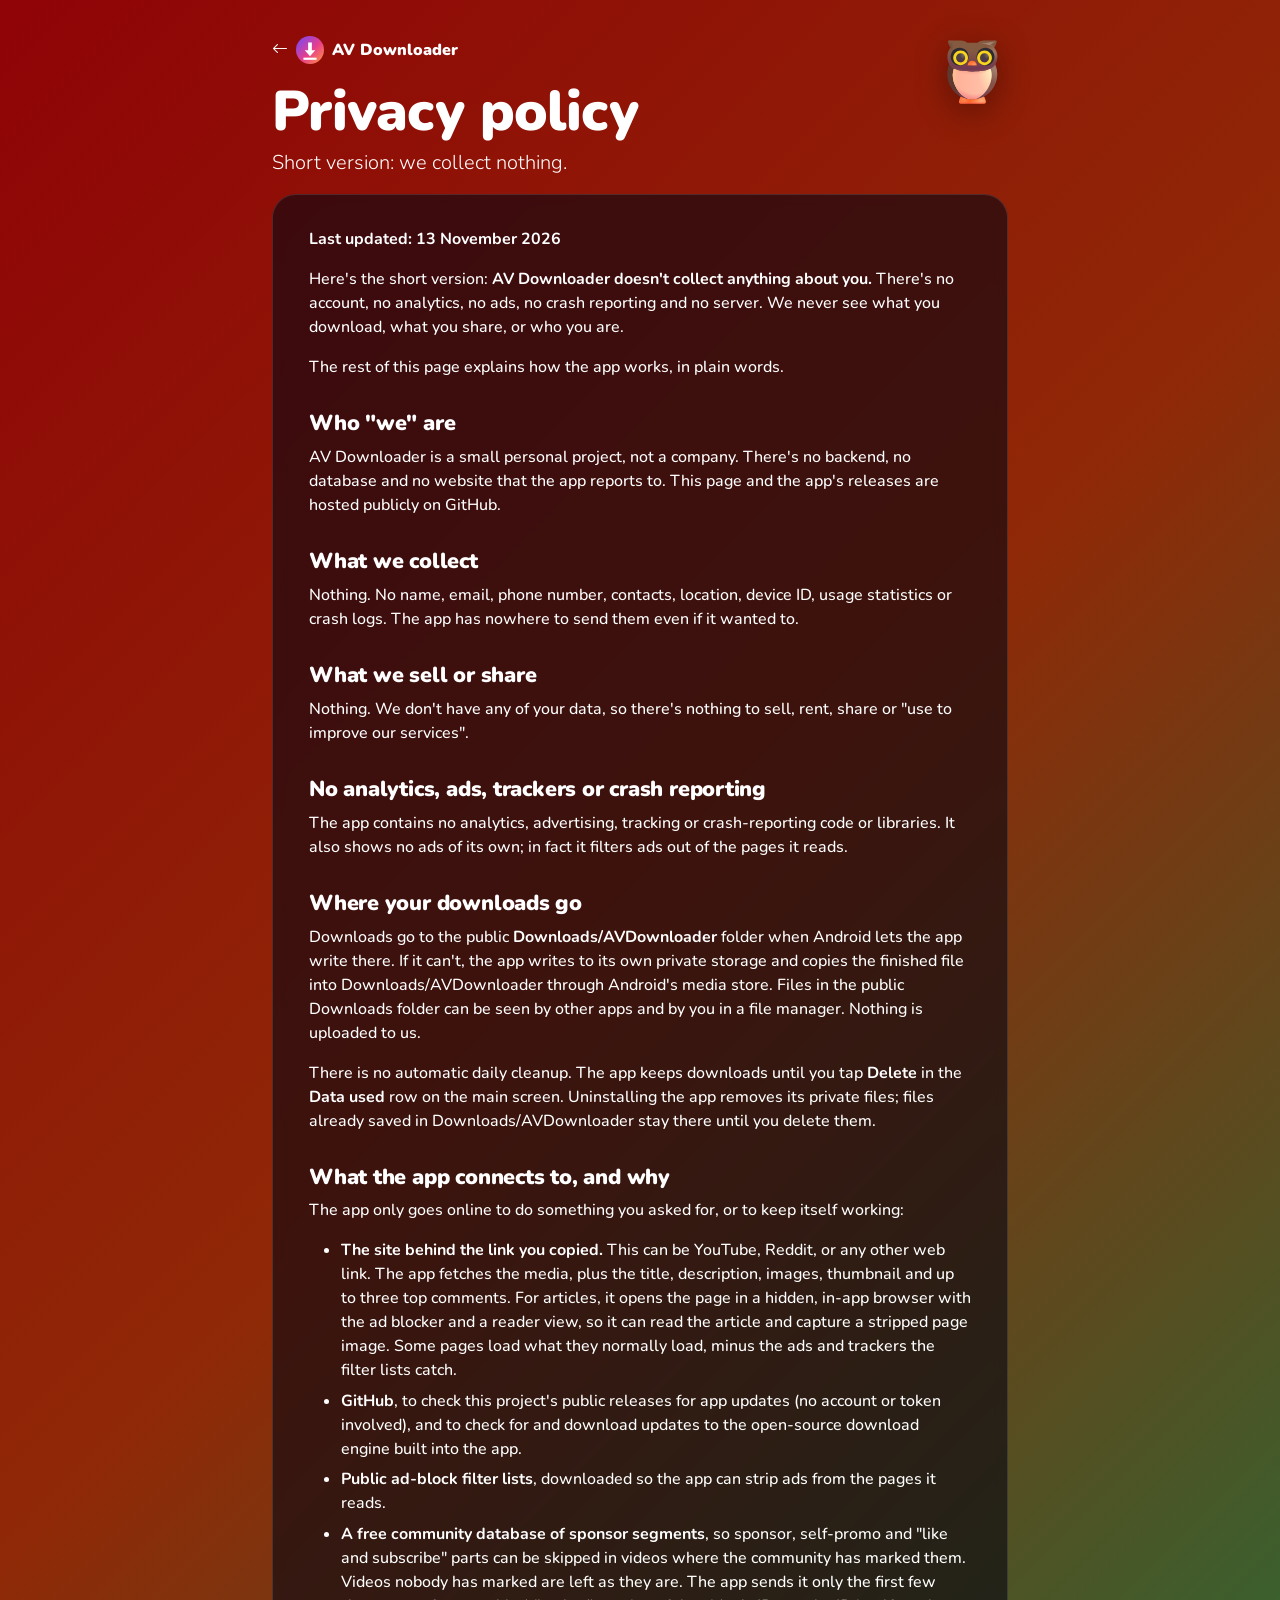
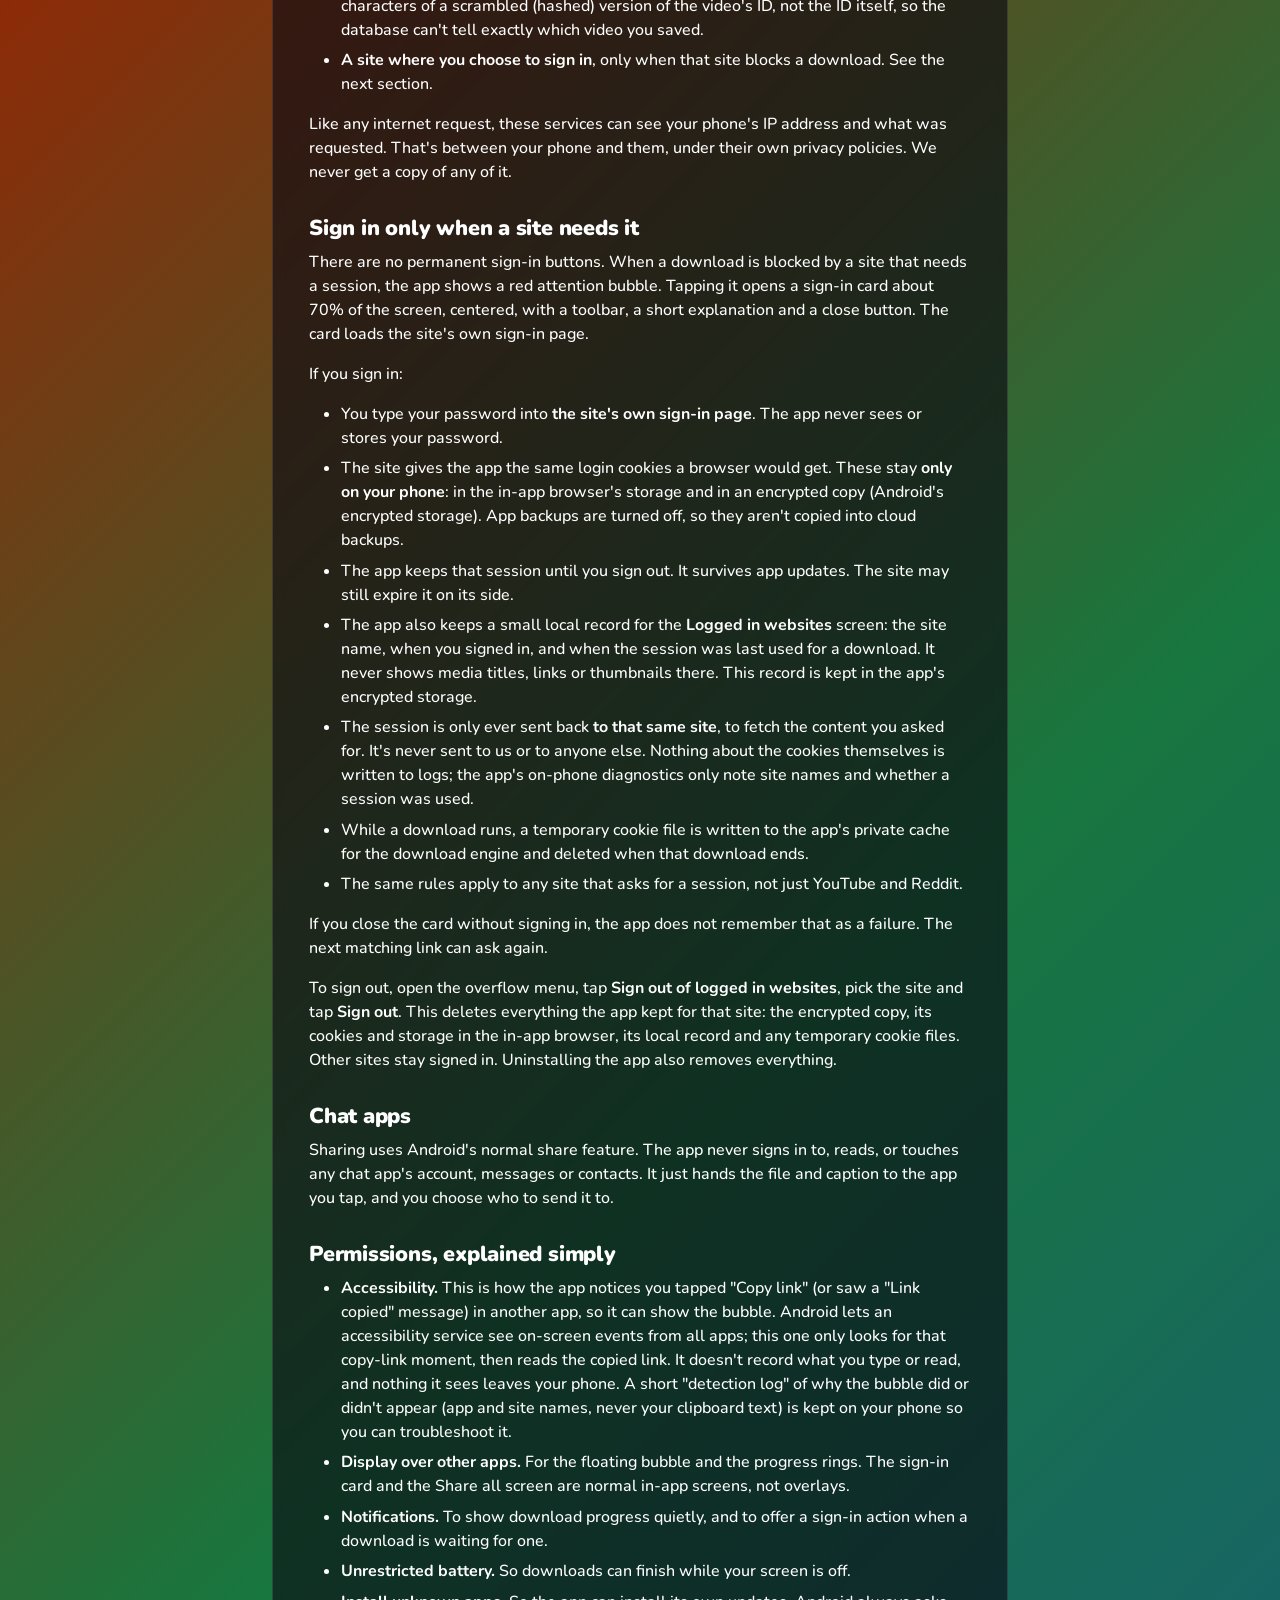
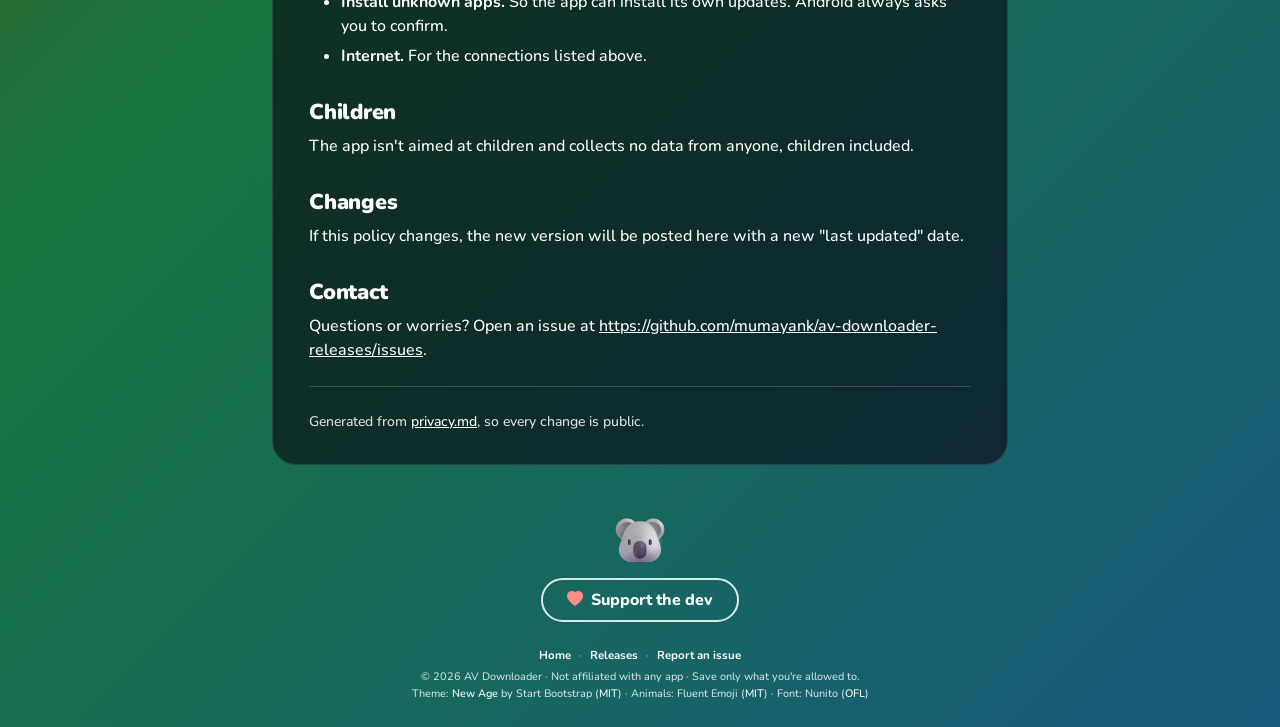
<file: docs/privacy.html>
<!DOCTYPE html>
<html lang="en">
    <head>
        <meta charset="utf-8" />
        <meta name="viewport" content="width=device-width, initial-scale=1, shrink-to-fit=no" />
        <title>Privacy policy - AV Downloader</title>
        <meta name="description" content="AV Downloader collects no data: no account, no analytics, no ads, no trackers, no crash reporting. Here's exactly what the app does, in plain words." />
        <meta name="theme-color" content="#3a0d10" />
        <link rel="icon" type="image/png" href="assets/img/favicon.png" />
        <link href="assets/icons/bootstrap-icons.css" rel="stylesheet" />
        <link href="css/styles.css" rel="stylesheet" />
    </head>
    <body>
        <header class="page-hero-v3 text-white">
            <div class="container px-4 px-lg-5">
                <div class="legal mx-auto">
                    <a class="back-home" href="index.html"><i class="bi-arrow-left"></i><img src="assets/img/logo.svg" alt="" />AV Downloader</a>
                    <img class="owl" src="assets/img/animals/owl.svg" alt="" />
                    <h1 class="display-4 lh-1 mb-2">Privacy policy</h1>
                    <p class="lead mb-0">Short version: we collect nothing.</p>
                </div>
            </div>
        </header>
        <main class="pb-4 legal-main">
            <div class="container px-3 px-lg-5">
                <article class="legal legal-card mx-auto">
<p><strong>Last updated: 13 November 2026</strong></p>
<p>Here's the short version: <strong>AV Downloader doesn't collect anything about you.</strong> There's no account, no analytics, no ads, no crash reporting and no server. We never see what you download, what you share, or who you are.</p>
<p>The rest of this page explains how the app works, in plain words.</p>
<h2>Who "we" are</h2>
<p>AV Downloader is a small personal project, not a company. There's no backend, no database and no website that the app reports to. This page and the app's releases are hosted publicly on GitHub.</p>
<h2>What we collect</h2>
<p>Nothing. No name, email, phone number, contacts, location, device ID, usage statistics or crash logs. The app has nowhere to send them even if it wanted to.</p>
<h2>What we sell or share</h2>
<p>Nothing. We don't have any of your data, so there's nothing to sell, rent, share or "use to improve our services".</p>
<h2>No analytics, ads, trackers or crash reporting</h2>
<p>The app contains no analytics, advertising, tracking or crash-reporting code or libraries. It also shows no ads of its own; in fact it filters ads out of the pages it reads.</p>
<h2>Where your downloads go</h2>
<p>Downloads go to the public <strong>Downloads/AVDownloader</strong> folder when Android lets the app write there. If it can't, the app writes to its own private storage and copies the finished file into Downloads/AVDownloader through Android's media store. Files in the public Downloads folder can be seen by other apps and by you in a file manager. Nothing is uploaded to us.</p>
<p>There is no automatic daily cleanup. The app keeps downloads until you tap <strong>Delete</strong> in the <strong>Data used</strong> row on the main screen. Uninstalling the app removes its private files; files already saved in Downloads/AVDownloader stay there until you delete them.</p>
<h2>What the app connects to, and why</h2>
<p>The app only goes online to do something you asked for, or to keep itself working:</p>
<ul>
<li><strong>The site behind the link you copied.</strong> This can be YouTube, Reddit, or any other web link. The app fetches the media, plus the title, description, images, thumbnail and up to three top comments. For articles, it opens the page in a hidden, in-app browser with the ad blocker and a reader view, so it can read the article and capture a stripped page image. Some pages load what they normally load, minus the ads and trackers the filter lists catch.</li>
<li><strong>GitHub</strong>, to check this project's public releases for app updates (no account or token involved), and to check for and download updates to the open-source download engine built into the app.</li>
<li><strong>Public ad-block filter lists</strong>, downloaded so the app can strip ads from the pages it reads.</li>
<li><strong>A free community database of sponsor segments</strong>, so sponsor, self-promo and "like and subscribe" parts can be skipped in videos where the community has marked them. Videos nobody has marked are left as they are. The app sends it only the first few characters of a scrambled (hashed) version of the video's ID, not the ID itself, so the database can't tell exactly which video you saved.</li>
<li><strong>A site where you choose to sign in</strong>, only when that site blocks a download. See the next section.</li>
</ul>
<p>Like any internet request, these services can see your phone's IP address and what was requested. That's between your phone and them, under their own privacy policies. We never get a copy of any of it.</p>
<h2>Sign in only when a site needs it</h2>
<p>There are no permanent sign-in buttons. When a download is blocked by a site that needs a session, the app shows a red attention bubble. Tapping it opens a sign-in card about 70% of the screen, centered, with a toolbar, a short explanation and a close button. The card loads the site's own sign-in page.</p>
<p>If you sign in:</p>
<ul>
<li>You type your password into <strong>the site's own sign-in page</strong>. The app never sees or stores your password.</li>
<li>The site gives the app the same login cookies a browser would get. These stay <strong>only on your phone</strong>: in the in-app browser's storage and in an encrypted copy (Android's encrypted storage). App backups are turned off, so they aren't copied into cloud backups.</li>
<li>The app keeps that session until you sign out. It survives app updates. The site may still expire it on its side.</li>
<li>The app also keeps a small local record for the <strong>Logged in websites</strong> screen: the site name, when you signed in, and when the session was last used for a download. It never shows media titles, links or thumbnails there. This record is kept in the app's encrypted storage.</li>
<li>The session is only ever sent back <strong>to that same site</strong>, to fetch the content you asked for. It's never sent to us or to anyone else. Nothing about the cookies themselves is written to logs; the app's on-phone diagnostics only note site names and whether a session was used.</li>
<li>While a download runs, a temporary cookie file is written to the app's private cache for the download engine and deleted when that download ends.</li>
<li>The same rules apply to any site that asks for a session, not just YouTube and Reddit.</li>
</ul>
<p>If you close the card without signing in, the app does not remember that as a failure. The next matching link can ask again.</p>
<p>To sign out, open the overflow menu, tap <strong>Sign out of logged in websites</strong>, pick the site and tap <strong>Sign out</strong>. This deletes everything the app kept for that site: the encrypted copy, its cookies and storage in the in-app browser, its local record and any temporary cookie files. Other sites stay signed in. Uninstalling the app also removes everything.</p>
<h2>Chat apps</h2>
<p>Sharing uses Android's normal share feature. The app never signs in to, reads, or touches any chat app's account, messages or contacts. It just hands the file and caption to the app you tap, and you choose who to send it to.</p>
<h2>Permissions, explained simply</h2>
<ul>
<li><strong>Accessibility.</strong> This is how the app notices you tapped "Copy link" (or saw a "Link copied" message) in another app, so it can show the bubble. Android lets an accessibility service see on-screen events from all apps; this one only looks for that copy-link moment, then reads the copied link. It doesn't record what you type or read, and nothing it sees leaves your phone. A short "detection log" of why the bubble did or didn't appear (app and site names, never your clipboard text) is kept on your phone so you can troubleshoot it.</li>
<li><strong>Display over other apps.</strong> For the floating bubble and the progress rings. The sign-in card and the Share all screen are normal in-app screens, not overlays.</li>
<li><strong>Notifications.</strong> To show download progress quietly, and to offer a sign-in action when a download is waiting for one.</li>
<li><strong>Unrestricted battery.</strong> So downloads can finish while your screen is off.</li>
<li><strong>Install unknown apps.</strong> So the app can install its own updates. Android always asks you to confirm.</li>
<li><strong>Internet.</strong> For the connections listed above.</li>
</ul>
<h2>Children</h2>
<p>The app isn't aimed at children and collects no data from anyone, children included.</p>
<h2>Changes</h2>
<p>If this policy changes, the new version will be posted here with a new "last updated" date.</p>
<h2>Contact</h2>
<p>Questions or worries? Open an issue at <a class="link-primary" href="https://github.com/mumayank/av-downloader-releases/issues">https://github.com/mumayank/av-downloader-releases/issues</a>.</p>
<hr class="my-4" />
<p class="small text-muted mb-0">Generated from <a class="link-primary" href="https://github.com/mumayank/av-downloader-releases/blob/main/privacy.md">privacy.md</a>, so every change is public.</p>
</article>
            </div>
        </main>
        <!-- Support-->
        <div class="support-row">
            <img src="assets/img/animals/koala.svg" alt="" />
            <a class="btn btn-outline-support rounded-pill px-4 py-2" href="https://github.com/sponsors/mumayankteam" target="_blank" rel="noopener"><i class="bi-heart-fill me-2"></i>Support the dev</a>
        </div>
        <!-- Footer-->
        <footer class="site-footer tiny text-center">
            <div class="container px-4">
                <nav class="footer-links"><a href="index.html">Home</a><span>&middot;</span><a href="https://github.com/mumayank/av-downloader-releases/releases">Releases</a><span>&middot;</span><a href="https://github.com/mumayank/av-downloader-releases/issues">Report an issue</a></nav>
                <div>&copy; 2026 AV Downloader &middot; Not affiliated with any app &middot; Save only what you're allowed to.</div>
                <div>Theme: <a href="https://startbootstrap.com/theme/new-age">New Age</a> by Start Bootstrap (<a href="LICENSE-template.txt">MIT</a>) &middot; Animals: Fluent Emoji (<a href="assets/img/animals/LICENSE.txt">MIT</a>) &middot; Font: Nunito (<a href="assets/fonts/OFL-Nunito.txt">OFL</a>)</div>
            </div>
        </footer>
    </body>
</html>
</file>
<file: docs/styles.css>
/* App showcase template
   Shape rule: buttons and chips are pills, cards are 28px, panels 40px, phones 44px.
   Z-index scale: content 1-5, nav 50, grain 60, skip link 100.

   Section class map (origin names kept so the CSS stays stable):
   .feature-a      feature split A, copy left, one card right
   .feature-b    feature split B, two phones left, copy right
   .bubble-panel dark feature panel with the interactive prop
   .notifs       proof cards, two system surfaces
   .maps         three-up square strip
   .setup        setup steps plus one phone and a privacy card
   .bento        six-card bento grid
   .cta          closing install block with the ticket

   Accent is one hue only. Set --accent, --accent-rgb, --accent-dark and
   --accent-soft. Never use the accent for body text on paper. */

@font-face {
  font-family: 'Bricolage Grotesque';
  src: url('assets/fonts/bricolage-grotesque.woff2') format('woff2');
  font-weight: 200 800;
  font-style: normal;
  font-display: swap;
}
@font-face {
  font-family: 'Instrument Sans';
  src: url('assets/fonts/instrument-sans.woff2') format('woff2');
  font-weight: 400 700;
  font-style: normal;
  font-display: swap;
}
@font-face {
  font-family: 'Instrument Sans';
  src: url('assets/fonts/instrument-sans-italic.woff2') format('woff2');
  font-weight: 400 700;
  font-style: italic;
  font-display: swap;
}
@font-face {
  font-family: 'DM Mono';
  src: url('assets/fonts/dm-mono-400.woff2') format('woff2');
  font-weight: 400;
  font-style: normal;
  font-display: swap;
}
@font-face {
  font-family: 'DM Mono';
  src: url('assets/fonts/dm-mono-500.woff2') format('woff2');
  font-weight: 500;
  font-style: normal;
  font-display: swap;
}
@font-face {
  font-family: 'Caveat';
  src: url('assets/fonts/caveat.woff2') format('woff2');
  font-weight: 500 600;
  font-style: normal;
  font-display: swap;
}

:root {
  --paper: #F3EEE2;
  --paper-2: #FBF8F0;
  --paper-3: #E8E0D0;
  --ink: #0C1A2A;
  --ink-2: #1B3044;
  --slate: #526170;
  --slate-2: #63717E;
  --line: rgba(12, 26, 42, 0.14);
  --line-strong: rgba(12, 26, 42, 0.24);
  --accent: #2EC4B6;
  --accent-rgb: 46 196 182;
  --accent-dark: #0F9D8F;
  --accent-soft: #D6F5F1;
  --deep: #0B1F1C;
  --deep-2: #133A34;
  --on-accent: #0C1A2A;
  --on-deep: #F3EEE2;
  --shadow: 0 26px 70px -26px rgba(11, 26, 41, 0.38);
  --shadow-soft: 0 14px 40px -18px rgba(11, 26, 41, 0.28);
  --r-card: 28px;
  --r-big: 40px;
  --r-phone: 44px;
  --r-pill: 999px;
  --font-display: 'Bricolage Grotesque', 'Trebuchet MS', sans-serif;
  --font-body: 'Instrument Sans', 'Helvetica Neue', Arial, sans-serif;
  --font-mono: 'DM Mono', ui-monospace, SFMono-Regular, monospace;
  --font-hand: 'Caveat', 'Bradley Hand', cursive;
  color-scheme: light;
}

[data-theme="dark"] {
  --paper: #07131F;
  --paper-2: #0D1D2B;
  --paper-3: #122536;
  --ink: #F3EEE2;
  --ink-2: #DDE7EE;
  --slate: #B3C0CA;
  --slate-2: #9AA9B5;
  --line: rgba(243, 238, 226, 0.15);
  --line-strong: rgba(243, 238, 226, 0.26);
  --deep: #0E2A26;
  --deep-2: #173F37;
  --shadow: 0 26px 70px -26px rgba(0, 0, 0, 0.7);
  --shadow-soft: 0 14px 40px -18px rgba(0, 0, 0, 0.55);
  color-scheme: dark;
}

*,
*::before,
*::after {
  box-sizing: border-box;
}

html {
  scroll-behavior: smooth;
  scroll-padding-top: 92px;
  -webkit-text-size-adjust: 100%;
  overflow-x: clip;
}

body {
  margin: 0;
  background: var(--paper);
  color: var(--ink);
  font-family: var(--font-body);
  font-size: 17px;
  line-height: 1.55;
  -webkit-font-smoothing: antialiased;
  text-rendering: optimizeLegibility;
  overflow-x: clip;
}

body::after {
  content: "";
  position: fixed;
  inset: 0;
  z-index: 60;
  pointer-events: none;
  opacity: 0.06;
  mix-blend-mode: multiply;
  background-image: url("data:image/svg+xml,%3Csvg viewBox='0 0 220 220' xmlns='http://www.w3.org/2000/svg'%3E%3Cfilter id='n'%3E%3CfeTurbulence type='fractalNoise' baseFrequency='0.9' numOctaves='4' stitchTiles='stitch'/%3E%3C/filter%3E%3Crect width='100%25' height='100%25' filter='url(%23n)' opacity='0.5'/%3E%3C/svg%3E");
}

[data-theme="dark"] body::after {
  mix-blend-mode: screen;
  opacity: 0.035;
}

img,
svg {
  display: block;
}

img {
  max-width: 100%;
  height: auto;
}

a {
  color: inherit;
  text-decoration: none;
}

button {
  font: inherit;
  color: inherit;
}

h1,
h2,
h3,
p,
figure,
dl,
dd,
ol,
ul {
  margin: 0;
}

h1,
h2,
h3 {
  font-family: var(--font-display);
  font-weight: 700;
  letter-spacing: -0.04em;
}

::selection {
  background: var(--accent);
  color: var(--on-accent);
}

:focus-visible {
  outline: 3px solid var(--accent-dark);
  outline-offset: 3px;
}

.section--cta :focus-visible,
.section--cta a:focus-visible,
.section--cta button:focus-visible {
  outline-color: var(--on-accent);
}

.sr-only {
  position: absolute;
  width: 1px;
  height: 1px;
  padding: 0;
  margin: -1px;
  overflow: hidden;
  clip: rect(0, 0, 0, 0);
  white-space: nowrap;
  border: 0;
}

.skip {
  position: fixed;
  top: 12px;
  left: 12px;
  z-index: 100;
  padding: 12px 18px;
  border-radius: var(--r-pill);
  background: var(--accent);
  color: var(--on-accent);
  font-weight: 700;
  transform: translateY(-140%);
  transition: transform 0.2s ease;
}

.skip:focus {
  transform: translateY(0);
}

.wrap {
  width: min(1240px, calc(100% - 48px));
  margin-inline: auto;
}

.icon {
  width: 20px;
  height: 20px;
  flex: none;
  fill: currentColor;
}

/* Navigation */

.nav {
  position: sticky;
  top: 0;
  z-index: 50;
  background: color-mix(in srgb, var(--paper) 86%, transparent);
  border-bottom: 1px solid var(--line);
  backdrop-filter: blur(16px);
  -webkit-backdrop-filter: blur(16px);
}

.nav__inner {
  display: flex;
  align-items: center;
  gap: 28px;
  min-height: 72px;
}

.brand {
  display: inline-flex;
  align-items: center;
  gap: 11px;
  flex: none;
}

.brand__mark {
  display: grid;
  place-items: center;
  width: 38px;
  height: 38px;
  border-radius: 12px;
  background: var(--accent);
  color: var(--on-accent);
  box-shadow: inset 0 -2px 0 rgba(12, 26, 42, 0.12);
}

.brand__mark .icon {
  width: 23px;
  height: 23px;
}

.brand__name {
  font-family: var(--font-display);
  font-size: 1.24rem;
  font-weight: 700;
  letter-spacing: -0.035em;
}

.nav__links {
  display: flex;
  align-items: center;
  gap: 26px;
  margin-left: 10px;
}

.nav__links a {
  position: relative;
  color: var(--slate);
  font-size: 0.92rem;
  font-weight: 500;
  padding: 6px 0;
}

.nav__links a::after {
  content: "";
  position: absolute;
  left: 0;
  right: 0;
  bottom: 0;
  height: 2px;
  border-radius: 2px;
  background: var(--accent-dark);
  transform: scaleX(0);
  transform-origin: left;
  transition: transform 0.25s cubic-bezier(0.16, 1, 0.3, 1);
}

.nav__links a:hover {
  color: var(--ink);
}

.nav__links a:hover::after {
  transform: scaleX(1);
}

.nav__actions {
  display: flex;
  align-items: center;
  gap: 10px;
  margin-left: auto;
}

.theme {
  display: grid;
  place-items: center;
  width: 42px;
  height: 42px;
  flex: none;
  border: 1px solid var(--line);
  border-radius: 50%;
  background: transparent;
  color: var(--ink);
  cursor: pointer;
  transition: background 0.2s ease, transform 0.2s ease;
}

.theme:hover {
  background: var(--paper-2);
}

.theme:active {
  transform: scale(0.94);
}

.theme__sun {
  display: none;
}

.theme__moon {
  display: block;
}

[data-theme="dark"] .theme__sun {
  display: block;
}

[data-theme="dark"] .theme__moon {
  display: none;
}

.btn {
  display: inline-flex;
  align-items: center;
  justify-content: center;
  gap: 9px;
  min-height: 52px;
  padding: 0 22px;
  border-radius: var(--r-pill);
  font-size: 0.95rem;
  font-weight: 650;
  line-height: 1;
  white-space: nowrap;
}

.btn .icon {
  width: 18px;
  height: 18px;
}

.btn--install {
  background: var(--accent);
  color: var(--on-accent);
  box-shadow: inset 0 -2px 0 rgba(12, 26, 42, 0.13), 0 10px 24px -14px rgba(12, 26, 42, 0.4);
  cursor: pointer;
  transition: transform 160ms ease, box-shadow 160ms ease;
}

.btn--install:hover {
  transform: translateY(-1px);
  box-shadow: inset 0 -2px 0 rgba(12, 26, 42, 0.13), 0 18px 30px -18px rgba(12, 26, 42, 0.55);
}

.btn--install:active {
  transform: translateY(0);
}

.btn--nav {
  min-height: 40px;
  padding: 0 16px;
  font-size: 0.82rem;
}

.btn--nav .icon {
  width: 16px;
  height: 16px;
}

.btn--navy {
  background: var(--deep);
  color: var(--on-deep);
  box-shadow: inset 0 -2px 0 rgba(255, 255, 255, 0.08);
  cursor: pointer;
  transition: transform 160ms ease, box-shadow 160ms ease;
}

.btn--navy:hover {
  transform: translateY(-1px);
  box-shadow: inset 0 -2px 0 rgba(255, 255, 255, 0.08), 0 18px 30px -20px rgba(12, 26, 42, 0.6);
}

.btn--navy:active {
  transform: translateY(0);
}

.btn--navy .icon {
  color: var(--accent);
}

.arrow-link {
  display: inline-flex;
  align-items: center;
  gap: 8px;
  min-height: 44px;
  border-bottom: 1px solid var(--line-strong);
  font-weight: 600;
  font-size: 0.95rem;
  transition: gap 0.2s ease, border-color 0.2s ease;
}

.arrow-link .icon {
  width: 17px;
  height: 17px;
}

.arrow-link:hover {
  gap: 13px;
  border-color: var(--ink);
}

.arrow-link--button {
  padding: 0;
  border: 0;
  border-bottom: 1px solid var(--line-strong);
  background: transparent;
  cursor: pointer;
  margin-top: 26px;
}

/* Hero */

.hero {
  position: relative;
  padding: clamp(40px, 5vw, 72px) 0 clamp(40px, 5vw, 64px);
  overflow: clip;
}

.hero::before {
  content: "";
  position: absolute;
  top: -24%;
  right: -8%;
  width: 70vw;
  height: 70vw;
  max-width: 980px;
  max-height: 980px;
  border-radius: 50%;
  background: radial-gradient(circle, rgb(var(--accent-rgb) / 0.3) 0%, rgb(var(--accent-rgb) / 0.06) 48%, transparent 70%);
  pointer-events: none;
}

[data-theme="dark"] .hero::before {
  background: radial-gradient(circle, rgb(var(--accent-rgb) / 0.12) 0%, rgb(var(--accent-rgb) / 0.02) 48%, transparent 70%);
}

.hero__inner {
  position: relative;
  display: grid;
  grid-template-columns: 1.02fr 0.98fr;
  gap: clamp(34px, 5vw, 70px);
  align-items: center;
}

.hero__copy {
  max-width: 640px;
}

.eyebrow {
  display: flex;
  align-items: center;
  gap: 9px;
  color: var(--slate);
  font-family: var(--font-mono);
  font-size: 0.67rem;
  font-weight: 500;
  letter-spacing: 0.14em;
  text-transform: uppercase;
}

.dot {
  display: inline-block;
  width: 8px;
  height: 8px;
  border-radius: 50%;
  background: var(--accent-dark);
  box-shadow: 0 0 0 4px rgba(168, 217, 78, 0.16);
}

.hero h1 {
  margin: 20px 0 24px;
  font-size: clamp(3.1rem, 5.1vw, 4.8rem);
  line-height: 0.94;
  letter-spacing: -0.055em;
}

.mark {
  position: relative;
  display: inline-block;
  z-index: 0;
  isolation: isolate;
  padding-inline: 0.04em;
}

.mark::before {
  content: "";
  position: absolute;
  z-index: -1;
  inset: 4% -4% 0;
  background: var(--accent);
  border-radius: 6px 12px 8px 14px;
  transform: rotate(-1.4deg);
}

[data-theme="dark"] .mark {
  color: var(--on-accent);
}

.circled {
  position: relative;
  display: inline-block;
}

.circled::after {
  content: "";
  position: absolute;
  inset: 1% -0.16em -6% -0.12em;
  border: 3px solid var(--accent-dark);
  border-radius: 52% 46% 54% 48%;
  transform: rotate(-2.5deg);
  pointer-events: none;
}

.hero__sub {
  max-width: 46ch;
  color: var(--slate);
  font-size: clamp(1.05rem, 1.3vw, 1.18rem);
  line-height: 1.6;
}

.hero__cta {
  display: flex;
  align-items: center;
  flex-wrap: wrap;
  gap: 16px 24px;
  margin-top: 32px;
}

.hero__visual {
  position: relative;
  height: clamp(520px, 72vh, 680px);
}

.hero__phone {
  position: absolute;
}

.hero__phone--front {
  left: 4%;
  top: 0;
  z-index: 3;
  width: min(310px, 27vw, 33vh);
}

.hero__phone--back {
  right: 0;
  top: 11%;
  z-index: 2;
  width: min(238px, 20vw, 26vh);
}

.phone {
  position: relative;
  padding: 8px;
  border-radius: var(--r-phone);
  background: linear-gradient(155deg, #22384C 0%, #0A1724 45%, #06101A 100%);
  box-shadow: 0 34px 80px -30px rgba(7, 20, 32, 0.62), inset 0 1px 0 rgba(255, 255, 255, 0.16);
}

.phone__screen {
  overflow: hidden;
  border-radius: calc(var(--r-phone) - 8px);
  background: var(--paper);
  line-height: 0;
}

.phone__screen img {
  width: 100%;
  height: auto;
}

.hero__phone--front .phone {
  transform: rotate(-5deg);
}

.hero__phone--back .phone {
  transform: rotate(6deg);
}

.note {
  position: relative;
  background: var(--paper-2);
  border: 1px solid var(--line);
  box-shadow: var(--shadow-soft);
  color: var(--ink);
  font-family: var(--font-hand);
  line-height: 1.02;
  padding: 14px 16px;
}

.note::before {
  content: "";
  position: absolute;
  top: -11px;
  left: 50%;
  width: 56px;
  height: 20px;
  background: rgb(var(--accent-rgb) / 0.68);
  transform: translateX(-50%) rotate(-2deg);
}

.hand {
  display: flex;
  flex-direction: column;
  gap: 3px;
  color: var(--ink);
  font-family: var(--font-hand);
  font-size: 1.22rem;
  line-height: 1;
}

.hand .doodle {
  width: 92px;
  height: auto;
  color: var(--slate);
}

/* Marquee */

.marquee-wrap {
  overflow: hidden;
  padding: 6px 0;
}

.marquee {
  position: relative;
  width: 104%;
  margin-left: -2%;
  padding: 13px 0;
  overflow: hidden;
  background: var(--accent);
  color: var(--on-accent);
  border-top: 1px solid rgba(12, 26, 42, 0.22);
  border-bottom: 1px solid rgba(12, 26, 42, 0.22);
  transform: rotate(-1.1deg);
}

.marquee__track {
  display: flex;
  width: max-content;
  animation: marquee 32s linear infinite;
}

.marquee__track span {
  display: inline-block;
  white-space: nowrap;
  font-family: var(--font-display);
  font-size: 0.98rem;
  font-weight: 700;
  letter-spacing: 0.055em;
}

.marquee__track b {
  margin: 0 20px;
  font-weight: 500;
}

@keyframes marquee {
  to { transform: translateX(-50%); }
}

/* Sections */

.section {
  position: relative;
  padding: clamp(78px, 10.5vw, 148px) 0;
}

.section--feature-a {
  padding-top: clamp(88px, 12vw, 160px);
}

.section--feature-b {
  background: var(--paper-2);
  border-top: 1px solid var(--line);
  border-bottom: 1px solid var(--line);
}

.section--notifs {
  background: var(--paper-2);
  border-top: 1px solid var(--line);
  border-bottom: 1px solid var(--line);
}

.section--setup {
  background: var(--paper-2);
  border-top: 1px solid var(--line);
  border-bottom: 1px solid var(--line);
}

.section h2 {
  font-size: clamp(2.45rem, 4.5vw, 4.45rem);
  line-height: 0.97;
  letter-spacing: -0.045em;
}

.lead {
  max-width: 42ch;
  margin-top: 22px;
  color: var(--ink);
  font-size: clamp(1.08rem, 1.4vw, 1.2rem);
  line-height: 1.55;
}

.body {
  max-width: 46ch;
  margin-top: 14px;
  color: var(--slate);
  font-size: 1rem;
  line-height: 1.62;
}

.lead--light {
  color: rgba(243, 238, 226, 0.82);
}

.ghost-num {
  position: absolute;
  top: -52px;
  left: -14px;
  z-index: 0;
  font-family: var(--font-display);
  font-size: clamp(7rem, 12vw, 12rem);
  font-weight: 800;
  line-height: 0.75;
  letter-spacing: -0.08em;
  color: transparent;
  -webkit-text-stroke: 1.5px var(--line);
  pointer-events: none;
}

.ghost-num + h2 {
  position: relative;
  z-index: 1;
}

/* Tracker */

.feature-a {
  display: grid;
  grid-template-columns: 0.92fr 1.08fr;
  gap: clamp(42px, 6vw, 94px);
  align-items: center;
}

.feature-a__copy {
  position: relative;
}

.stats {
  display: flex;
  flex-wrap: wrap;
  gap: 20px 38px;
  margin-top: 32px;
  padding-top: 22px;
  border-top: 1px solid var(--line);
}

.stats dt {
  color: var(--slate);
  font-family: var(--font-mono);
  font-size: 0.62rem;
  font-weight: 500;
  letter-spacing: 0.13em;
  text-transform: uppercase;
}

.stats dd {
  margin: 4px 0 0;
  font-family: var(--font-display);
  font-size: 2rem;
  font-weight: 700;
  line-height: 1;
  letter-spacing: -0.05em;
}

.stats dd small {
  font-size: 0.78rem;
  font-weight: 500;
  letter-spacing: 0;
}

.note--inline {
  display: inline-block;
  margin-top: 30px;
  font-size: 1.28rem;
  transform: rotate(-1.5deg);
  box-shadow: 0 10px 24px -16px rgba(11, 26, 41, 0.4);
}

.note--inline::before {
  display: none;
}

.feature-a__art {
  position: relative;
  padding: 40px 0 44px;
}

.big-time {
  position: absolute;
  top: -18px;
  right: 2%;
  z-index: 0;
  color: transparent;
  -webkit-text-stroke: 1.5px var(--line);
  font-family: var(--font-display);
  font-size: clamp(5rem, 9vw, 9.5rem);
  font-weight: 800;
  line-height: 1;
  letter-spacing: -0.07em;
  pointer-events: none;
  user-select: none;
}

.stat-card {
  position: relative;
  z-index: 2;
  overflow: hidden;
  border-radius: 32px;
  border: 1px solid rgba(12, 26, 42, 0.2);
  background: var(--deep);
  box-shadow: var(--shadow);
  transform: rotate(-2deg);
}

.stat-card img {
  width: 100%;
  transform: scale(1.005);
}

.hand--card {
  position: absolute;
  right: -6px;
  bottom: -2px;
  z-index: 3;
  align-items: flex-end;
  text-align: right;
  transform: rotate(2deg);
}

.hand--card .doodle {
  width: 76px;
  color: var(--ink);
}

/* Stops */

.feature-b {
  display: grid;
  grid-template-columns: 1.03fr 0.97fr;
  gap: clamp(42px, 6vw, 90px);
  align-items: center;
}

.feature-b__copy {
  position: relative;
}

.feature-b__art {
  position: relative;
  min-height: 620px;
}

.feature-b__phone {
  position: absolute;
  width: min(292px, 46%);
}

.feature-b__phone--board {
  left: 0;
  top: 18px;
  z-index: 2;
}

.feature-b__phone--board .phone {
  transform: rotate(-6deg);
}

.feature-b__phone--drop {
  right: 0;
  top: 102px;
  z-index: 3;
}

.feature-b__phone--drop .phone {
  transform: rotate(4deg);
}

.tag {
  position: absolute;
  z-index: 4;
  display: inline-flex;
  align-items: center;
  min-height: 34px;
  padding: 0 13px;
  border-radius: var(--r-pill);
  border: 1px solid rgba(12, 26, 42, 0.2);
  background: var(--accent);
  color: var(--on-accent);
  font-family: var(--font-mono);
  font-size: 0.66rem;
  font-weight: 500;
  letter-spacing: 0.08em;
  text-transform: uppercase;
  box-shadow: 0 8px 18px -10px rgba(11, 26, 41, 0.5);
}

.tag--one {
  left: -12px;
  top: -8px;
  transform: rotate(-4deg);
}

.tag--two {
  right: -10px;
  top: 80px;
  transform: rotate(3deg);
  background: var(--deep);
  color: var(--accent);
  border-color: var(--deep);
}

.legend {
  list-style: none;
  padding: 0;
  margin: 30px 0 0;
  border-top: 1px solid var(--line);
}

.legend li {
  display: grid;
  grid-template-columns: 12px 1fr auto;
  align-items: center;
  gap: 12px;
  padding: 15px 0;
  border-bottom: 1px solid var(--line);
}

.legend strong {
  font-size: 0.98rem;
}

.legend li > span:last-child {
  color: var(--slate);
  font-family: var(--font-mono);
  font-size: 0.72rem;
}

.legend__dot {
  width: 10px;
  height: 10px;
  border-radius: 50%;
  background: var(--accent-dark);
}

.legend__dot--two {
  background: var(--deep);
}

[data-theme="dark"] .legend__dot--two {
  background: var(--accent);
}

/* Bubble panel */

.bubble-panel {
  position: relative;
  overflow: hidden;
  display: grid;
  grid-template-columns: 0.9fr 1.1fr;
  gap: clamp(30px, 4vw, 58px);
  padding: clamp(30px, 5vw, 70px);
  border-radius: var(--r-big);
  background:
    radial-gradient(circle at 84% 16%, rgb(var(--accent-rgb) / 0.2), transparent 34%),
    radial-gradient(circle at 12% 92%, rgb(var(--accent-rgb) / 0.1), transparent 38%),
    var(--deep);
  color: var(--on-deep);
  box-shadow: var(--shadow);
}

.bubble-panel::after {
  content: "";
  position: absolute;
  inset: 18px;
  border: 1px dashed rgba(243, 238, 226, 0.14);
  border-radius: calc(var(--r-big) - 14px);
  pointer-events: none;
}

.bubble-panel__copy {
  position: relative;
  z-index: 2;
}

.pill {
  display: inline-flex;
  align-items: center;
  min-height: 30px;
  padding: 0 12px;
  border-radius: var(--r-pill);
  font-family: var(--font-mono);
  font-size: 0.63rem;
  font-weight: 500;
  letter-spacing: 0.1em;
  text-transform: uppercase;
}

.pill--accent {
  background: var(--accent);
  color: var(--on-accent);
}

.bubble-panel h2 {
  margin-top: 20px;
}

.ticks {
  list-style: none;
  padding: 0;
  margin: 28px 0 0;
  display: grid;
  gap: 12px;
}

.ticks li {
  display: flex;
  align-items: center;
  gap: 11px;
  color: var(--ink);
  font-size: 0.96rem;
}

.ticks .icon {
  width: 19px;
  height: 19px;
  color: var(--slate);
}

.ticks--light li {
  color: rgba(243, 238, 226, 0.9);
}

.ticks--light .icon {
  color: var(--accent);
}

.bubble-panel__foot {
  margin-top: 34px;
  color: rgba(243, 238, 226, 0.55);
  font-family: var(--font-mono);
  font-size: 0.65rem;
  letter-spacing: 0.08em;
  text-transform: uppercase;
}

.bubble-stage {
  position: relative;
  z-index: 2;
  min-height: 560px;
  display: grid;
  place-items: center;
  touch-action: pan-y;
}

.bubble-stage__phone {
  width: min(304px, 72%);
  transform: rotate(2.5deg);
}

.bubble-stage__phone .phone {
  box-shadow: 0 40px 90px -30px rgba(0, 0, 0, 0.75), 0 0 0 1px rgb(var(--accent-rgb) / 0.14);
}

.bubble-stage__caption {
  position: absolute;
  left: 2%;
  bottom: 4px;
  color: rgba(243, 238, 226, 0.5);
  font-family: var(--font-mono);
  font-size: 0.6rem;
  letter-spacing: 0.1em;
  text-transform: uppercase;
}

.prop-bubble {
  position: absolute;
  left: 1%;
  top: 50%;
  z-index: 5;
  display: flex;
  align-items: center;
  gap: 9px;
  padding: 7px 14px 7px 7px;
  border: 2px solid var(--deep);
  border-radius: var(--r-pill);
  background: var(--accent);
  color: var(--on-accent);
  box-shadow: 0 18px 34px -12px rgba(0, 0, 0, 0.6);
  cursor: grab;
  touch-action: none;
  transform: translate3d(0, 0, 0);
  will-change: transform;
}

.prop-bubble:active {
  cursor: grabbing;
}

.prop-bubble.is-returning {
  animation: bubble-home 240ms cubic-bezier(0.16, 1, 0.3, 1);
}

@keyframes bubble-home {
  from {
    opacity: 0;
    transform: translate3d(0, 0, 0) scale(0.86);
  }

  to {
    opacity: 1;
    transform: translate3d(0, 0, 0) scale(1);
  }
}

.prop-bubble__mark {
  display: grid;
  place-items: center;
  width: 36px;
  height: 36px;
  border-radius: 50%;
  background: var(--deep);
  color: var(--accent);
}

.prop-bubble__mark .icon {
  width: 22px;
  height: 22px;
}

.prop-bubble__text {
  display: flex;
  flex-direction: column;
  line-height: 1.1;
  text-align: left;
}

.prop-bubble__text b {
  font-family: var(--font-display);
  font-size: 0.82rem;
  letter-spacing: -0.02em;
}

.prop-bubble__text em {
  font-family: var(--font-mono);
  font-size: 0.6rem;
  font-style: normal;
  letter-spacing: 0.04em;
  opacity: 0.78;
}

.prop-bubble__drain {
  position: absolute;
  left: 22px;
  right: 22px;
  bottom: 4px;
  height: 2px;
  border-radius: var(--r-pill);
  background: rgb(11 31 28 / 0.45);
  transform-origin: left center;
  animation: bubble-drain 3s linear forwards;
}

@keyframes bubble-drain {
  from {
    transform: scaleX(1);
  }

  to {
    transform: scaleX(0);
  }
}

.bubble-hint {
  position: absolute;
  left: 4%;
  top: calc(50% + 58px);
  z-index: 4;
  color: var(--accent);
  font-family: var(--font-hand);
  font-size: 1.25rem;
  text-shadow: 0 1px 2px rgba(7, 19, 31, 0.6);
  transform: rotate(-6deg);
  pointer-events: none;
  transition: opacity 0.2s ease;
}

.bubble-hide {
  position: absolute;
  right: 0;
  bottom: 26px;
  z-index: 4;
  display: flex;
  flex-direction: column;
  align-items: center;
  gap: 5px;
  width: 82px;
  height: 82px;
  justify-content: center;
  border: 1px dashed rgba(243, 238, 226, 0.36);
  border-radius: 50%;
  background: rgba(243, 238, 226, 0.04);
  color: rgba(243, 238, 226, 0.6);
  cursor: pointer;
  transition: border-color 0.2s ease, color 0.2s ease, background 0.2s ease, transform 0.2s ease;
}

.bubble-hide .icon {
  width: 22px;
  height: 22px;
}

.bubble-hide span {
  font-family: var(--font-mono);
  font-size: 0.47rem;
  letter-spacing: 0.04em;
  text-transform: uppercase;
  text-align: center;
  line-height: 1.2;
}

.bubble-hide:hover,
.bubble-stage.is-dragging .bubble-hide {
  border-color: var(--accent);
  color: var(--accent);
  background: rgb(var(--accent-rgb) / 0.1);
  transform: scale(1.05);
}

.bubble-stage.is-dragging .bubble-hint {
  opacity: 0;
}

.bubble-restore {
  position: absolute;
  left: 1%;
  top: 50%;
  z-index: 5;
  min-height: 44px;
  padding: 0 16px;
  border: 1px solid var(--accent);
  border-radius: var(--r-pill);
  background: transparent;
  color: var(--accent);
  font-family: var(--font-mono);
  font-size: 0.68rem;
  cursor: pointer;
}

.bubble-restore:hover {
  background: rgb(var(--accent-rgb) / 0.1);
}

[hidden] {
  display: none !important;
}

/* Notifications */

.notifs {
  display: grid;
  grid-template-columns: 0.9fr 1.1fr;
  gap: clamp(42px, 6vw, 88px);
  align-items: center;
}

.notifs__copy {
  position: relative;
}

.notifs__art {
  position: relative;
  padding: 10px 0 20px 20px;
}

.notif {
  background: transparent;
}

.notif--big {
  position: relative;
  z-index: 1;
  border-radius: 30px;
  box-shadow: var(--shadow);
  transform: rotate(-1.2deg);
}

.notif--big img {
  display: block;
  width: 100%;
  border-radius: 30px;
}

.notif--big figcaption {
  padding-inline: 10px;
}

.notif--small {
  position: relative;
  z-index: 2;
  width: 88%;
  margin: 34px 0 0 auto;
  padding: 10px;
  border: 1px solid var(--line);
  border-radius: 22px;
  background: var(--paper-2);
  box-shadow: var(--shadow-soft);
  transform: rotate(1.1deg);
}

.notif--small img {
  width: 100%;
  border-radius: 14px;
}

.notif figcaption {
  display: flex;
  flex-wrap: wrap;
  align-items: center;
  gap: 8px;
  margin-top: 11px;
  color: var(--slate);
  font-family: var(--font-mono);
  font-size: 0.62rem;
  font-weight: 500;
  letter-spacing: 0.1em;
  text-transform: uppercase;
}

.notif--small figcaption {
  margin: 9px 4px 2px;
}

.notif figcaption .icon {
  width: 15px;
  height: 15px;
}

.notif__dot {
  width: 8px;
  height: 8px;
  border-radius: 50%;
  background: var(--accent-dark);
}

.notif__muted {
  margin-left: auto;
  color: var(--slate);
  font-family: var(--font-body);
  font-size: 0.72rem;
  font-weight: 400;
  letter-spacing: 0;
  text-transform: none;
  text-align: right;
}

/* Maps */

.maps__head {
  max-width: 820px;
}

.maps__head .lead {
  max-width: 48ch;
}

.maps__strip {
  display: grid;
  grid-template-columns: repeat(3, 1fr);
  gap: 24px;
  align-items: start;
  margin-top: clamp(40px, 5vw, 64px);
}

.map-card {
  margin: 0;
  transform: rotate(-1.4deg);
  transition: transform 0.35s cubic-bezier(0.16, 1, 0.3, 1);
}

.map-card--two {
  transform: rotate(1.2deg) translateY(26px);
}

.map-card--three {
  transform: rotate(-0.5deg);
}

.map-card:hover {
  transform: rotate(0deg);
}

.map-card--two:hover {
  transform: rotate(0deg) translateY(26px);
}

.map-card__img {
  overflow: hidden;
  border: 1px solid var(--line);
  border-radius: 24px;
  background: var(--paper-2);
  box-shadow: var(--shadow-soft);
}

.map-card__img img {
  width: 100%;
  transition: transform 0.6s cubic-bezier(0.16, 1, 0.3, 1);
}

.map-card:hover .map-card__img img {
  transform: scale(1.025);
}

.map-card figcaption {
  display: grid;
  grid-template-columns: auto 1fr;
  gap: 2px 10px;
  margin-top: 13px;
  font-size: 0.94rem;
  font-weight: 600;
}

.map-card figcaption span {
  grid-row: span 2;
  padding-top: 2px;
  color: var(--slate);
  font-family: var(--font-mono);
  font-size: 0.62rem;
  letter-spacing: 0.08em;
}

.map-card figcaption em {
  color: var(--slate);
  font-size: 0.78rem;
  font-style: normal;
  font-weight: 400;
}

.maps__foot {
  margin-top: 54px;
  color: var(--slate);
  font-family: var(--font-mono);
  font-size: 0.65rem;
  letter-spacing: 0.1em;
  text-transform: uppercase;
}

/* Setup */

.setup {
  display: grid;
  grid-template-columns: 1fr 0.82fr;
  gap: clamp(42px, 6vw, 90px);
  align-items: center;
}

.setup__copy {
  position: relative;
}

.steps {
  list-style: none;
  padding: 0;
  margin: 30px 0 26px;
  border-top: 1px solid var(--line);
}

.steps li {
  display: grid;
  grid-template-columns: 34px 1fr;
  gap: 14px;
  padding: 17px 0;
  border-bottom: 1px solid var(--line);
}

.steps li > span {
  display: grid;
  place-items: center;
  width: 28px;
  height: 28px;
  margin-top: 1px;
  border-radius: 50%;
  background: var(--accent);
  color: var(--on-accent);
  font-family: var(--font-mono);
  font-size: 0.6rem;
  font-weight: 500;
}

.steps strong {
  display: block;
  font-size: 0.98rem;
}

.steps p {
  margin-top: 3px;
  color: var(--slate);
  font-size: 0.88rem;
  line-height: 1.5;
}

.link-chip {
  display: inline-flex;
  align-items: center;
  gap: 9px;
  padding: 9px 14px;
  border: 1px solid var(--line);
  border-radius: var(--r-pill);
  background: var(--paper);
  color: var(--slate);
  font-family: var(--font-mono);
  font-size: 0.71rem;
  box-shadow: inset 0 1px 0 rgba(255, 255, 255, 0.4);
}

.link-chip .icon {
  width: 16px;
  height: 16px;
}

a.link-chip {
  text-decoration: none;
}

a.link-chip:hover {
  border-color: var(--accent-dark);
  color: var(--ink);
}

.setup__actions {
  display: flex;
  flex-wrap: wrap;
  align-items: center;
  gap: 14px 24px;
  margin-top: 22px;
}

.setup__actions .arrow-link--button {
  margin-top: 0;
}

.setup__art {
  position: relative;
  display: grid;
  place-items: center;
  padding: 20px 0 40px;
}

.phone--setup {
  width: min(320px, 82%);
  transform: rotate(2deg);
}

.setup__privacy {
  position: relative;
  z-index: 2;
  display: flex;
  gap: 11px;
  width: min(346px, 94%);
  margin-top: 18px;
  padding: 14px 16px;
  border: 1px solid var(--line);
  border-radius: 20px;
  background: var(--paper-2);
  box-shadow: var(--shadow-soft);
}

.setup__privacy > .icon {
  flex: none;
  width: 20px;
  height: 20px;
  margin-top: 1px;
  color: var(--ink);
}

.setup__privacy-copy {
  min-width: 0;
}

.setup__privacy strong {
  display: block;
  font-size: 0.86rem;
}

.setup__privacy-list {
  display: grid;
  gap: 4px;
  margin: 6px 0 0;
  padding: 0;
  list-style: none;
}

.setup__privacy-list li {
  display: flex;
  gap: 8px;
  align-items: flex-start;
}

.setup__privacy-list .icon {
  flex: none;
  width: 15px;
  height: 15px;
  margin-top: 2px;
  color: var(--slate);
}

.setup__privacy-list span {
  display: block;
  color: var(--slate);
  font-size: 0.76rem;
  line-height: 1.45;
}

/* Bento */

.bento__head {
  max-width: 780px;
}

.bento {
  display: grid;
  grid-template-columns: repeat(6, 1fr);
  gap: 16px;
  margin-top: clamp(40px, 5vw, 60px);
}

.bento__card {
  position: relative;
  overflow: hidden;
  display: flex;
  flex-direction: column;
  justify-content: space-between;
  gap: 24px;
  min-height: 230px;
  padding: clamp(20px, 2.4vw, 30px);
  border: 1px solid var(--line);
  border-radius: var(--r-card);
  background: var(--paper-2);
}

.bento__copy {
  position: relative;
  z-index: 2;
}

.bento h3 {
  font-size: clamp(1.18rem, 1.6vw, 1.42rem);
  line-height: 1.05;
  letter-spacing: -0.035em;
}

.bento p {
  max-width: 34ch;
  margin-top: 7px;
  color: var(--slate);
  font-size: 0.9rem;
  line-height: 1.5;
}

.bento__icon {
  display: grid;
  place-items: center;
  width: 50px;
  height: 50px;
  border-radius: 15px;
  background: var(--accent);
  color: var(--on-accent);
}

.bento__icon .icon {
  width: 26px;
  height: 26px;
}

.bento__card--coffee {
  grid-column: span 2;
  min-height: 300px;
  background: var(--accent);
  color: var(--on-accent);
}

.bento__card--coffee p {
  color: color-mix(in srgb, var(--on-accent) 78%, transparent);
}

.bento__card--coffee .bento__copy {
  max-width: 62%;
}

.bento__art {
  position: absolute;
  pointer-events: none;
}

.bento__art--coffee {
  right: -28px;
  bottom: -26px;
  width: 72%;
  transform: rotate(-4deg);
}

.bento__art--coffee img {
  width: 100%;
  filter: drop-shadow(0 16px 22px rgba(12, 26, 42, 0.12));
}

.bento__card--background {
  grid-column: span 4;
  background: var(--paper);
}

.bento__card--background .bento__copy {
  max-width: 54%;
}

.bento__art--map {
  right: -10px;
  bottom: -18px;
  width: 44%;
  transform: rotate(4deg);
}

.bento__art--map img {
  width: 100%;
  border-radius: 18px;
  filter: drop-shadow(0 16px 24px rgba(12, 26, 42, 0.14));
}

.bento__card--bubble {
  grid-column: span 2;
  background: var(--deep);
  color: var(--on-deep);
}

.bento__card--bubble p,
.bento__card--bubble .bento__copy p {
  color: rgba(243, 238, 226, 0.68);
}

.bento__card--silent {
  grid-column: span 2;
}

.bento__card--privacy {
  grid-column: span 2;
}

.bento__card--silent .bento__icon,
.bento__card--privacy .bento__icon {
  background: var(--paper-3);
  color: var(--ink);
}

.bento__card--cadence {
  grid-column: span 6;
  min-height: 168px;
  flex-direction: row;
  align-items: center;
  justify-content: flex-start;
  gap: clamp(20px, 4vw, 56px);
  background: var(--accent-soft);
  color: var(--on-accent);
}

.bento__card--cadence .bento__copy {
  max-width: 280px;
}

.bento__card--cadence p {
  color: color-mix(in srgb, var(--on-accent) 78%, transparent);
}

.cadence {
  display: flex;
  align-items: center;
  gap: 10px;
  flex-wrap: wrap;
}

.cadence span {
  display: inline-flex;
  align-items: center;
  justify-content: center;
  min-width: 74px;
  min-height: 54px;
  padding: 0 14px;
  border: 1px solid rgba(12, 26, 42, 0.18);
  border-radius: 16px;
  background: rgba(251, 248, 240, 0.55);
  font-family: var(--font-display);
  font-size: 1.7rem;
  font-weight: 700;
  letter-spacing: -0.04em;
}

.bento__gauge {
  position: absolute;
  right: 26px;
  bottom: 12px;
  width: 100px;
  height: 100px;
  opacity: 0.16;
}

/* CTA */

.section--cta {
  background: var(--accent);
  color: var(--on-accent);
  padding: clamp(78px, 10vw, 130px) 0;
}

.cta {
  display: grid;
  grid-template-columns: 0.9fr 1.1fr;
  gap: clamp(40px, 5vw, 74px);
  align-items: center;
}

.cta h2 {
  color: var(--on-accent);
  font-size: clamp(2.9rem, 5vw, 5rem);
}

.cta .lead {
  color: color-mix(in srgb, var(--on-accent) 78%, transparent);
}

.cta__actions {
  display: flex;
  align-items: center;
  flex-wrap: wrap;
  gap: 16px 20px;
  margin-top: 30px;
}

.install-steps {
  margin: 26px 0 0;
  padding: 0;
  list-style: none;
  display: grid;
  gap: 10px;
  max-width: 46ch;
}

.install-steps li {
  display: grid;
  grid-template-columns: 26px minmax(0, 1fr);
  gap: 10px;
  align-items: baseline;
  color: color-mix(in srgb, var(--on-accent) 85%, transparent);
  font-size: 0.92rem;
  line-height: 1.55;
}

.install-steps span {
  font-family: var(--font-mono);
  font-size: 0.68rem;
  letter-spacing: 0.08em;
  color: color-mix(in srgb, var(--on-accent) 75%, transparent);
}

.install-note {
  margin-top: 18px;
  max-width: 48ch;
  color: color-mix(in srgb, var(--on-accent) 78%, transparent);
  font-size: 0.78rem;
  line-height: 1.65;
}

.cta__aside {
  max-width: 20ch;
  color: color-mix(in srgb, var(--on-accent) 78%, transparent);
  font-family: var(--font-mono);
  font-size: 0.63rem;
  letter-spacing: 0.08em;
  text-transform: uppercase;
  line-height: 1.5;
}

.cta__art {
  position: relative;
  display: grid;
  grid-template-columns: 150px minmax(0, 1fr);
  align-items: end;
  gap: 16px;
  padding: 10px 0 34px;
}

.ticket {
  position: relative;
  z-index: 2;
  grid-column: 2;
  display: grid;
  grid-template-columns: 1.12fr 0.88fr;
  width: 100%;
  max-width: 480px;
  border-radius: 26px;
  background: var(--deep);
  color: var(--on-deep);
  box-shadow: 0 34px 70px -30px rgba(12, 26, 42, 0.55);
  transform: rotate(-1.5deg);
}

.ticket::before,
.ticket::after {
  content: "";
  position: absolute;
  left: calc(56% - 13px);
  z-index: 3;
  width: 26px;
  height: 26px;
  border-radius: 50%;
  background: var(--accent);
}

.ticket::before {
  top: -13px;
}

.ticket::after {
  bottom: -13px;
}

.ticket__main {
  padding: 26px 24px 24px;
}

.ticket__kicker {
  color: var(--accent);
  font-family: var(--font-mono);
  font-size: 0.58rem;
  font-weight: 500;
  letter-spacing: 0.16em;
  text-transform: uppercase;
}

.ticket__brand {
  margin-top: 8px;
  font-family: var(--font-display);
  font-size: clamp(2rem, 3.2vw, 2.8rem);
  font-weight: 700;
  line-height: 1;
  letter-spacing: -0.055em;
}

.ticket__route {
  margin-top: 6px;
  color: var(--accent);
  font-family: var(--font-mono);
  font-size: 0.76rem;
  letter-spacing: 0.08em;
  text-transform: uppercase;
}

.ticket__row {
  display: flex;
  align-items: baseline;
  justify-content: space-between;
  gap: 14px;
  margin-top: 17px;
  padding-top: 11px;
  border-top: 1px dashed rgba(243, 238, 226, 0.24);
}

.ticket__row span {
  color: rgba(243, 238, 226, 0.55);
  font-family: var(--font-mono);
  font-size: 0.58rem;
  letter-spacing: 0.12em;
  text-transform: uppercase;
}

.ticket__row strong {
  font-family: var(--font-display);
  font-size: 1.02rem;
  letter-spacing: -0.02em;
}

.ticket__link {
  margin-top: 18px;
  color: rgba(243, 238, 226, 0.52);
  font-family: var(--font-mono);
  font-size: 0.58rem;
  line-height: 1.4;
  word-break: break-all;
}

.ticket__stub {
  display: flex;
  flex-direction: column;
  align-items: center;
  justify-content: space-between;
  gap: 12px;
  padding: 22px 16px;
  border-left: 1px dashed rgba(243, 238, 226, 0.24);
  border-radius: 0 26px 26px 0;
  background: rgba(255, 255, 255, 0.025);
}

.barcode {
  display: flex;
  align-items: stretch;
  gap: 2px;
  height: 52px;
  width: 100%;
  justify-content: center;
}

.barcode i {
  display: block;
  width: 2px;
  background: var(--on-deep);
}

.barcode i:nth-child(3n) { width: 4px; }
.barcode i:nth-child(4n) { width: 1px; }
.barcode i:nth-child(5n) { width: 3px; background: var(--accent); }

.ticket__stamp {
  display: grid;
  place-items: center;
  width: 58px;
  height: 58px;
  border: 2px solid var(--accent);
  border-radius: 50%;
  color: var(--accent);
  font-family: var(--font-display);
  font-size: 0.62rem;
  font-weight: 700;
  letter-spacing: 0.04em;
  text-transform: uppercase;
  transform: rotate(-12deg);
}

.ticket__small {
  color: rgba(243, 238, 226, 0.5);
  font-family: var(--font-mono);
  font-size: 0.52rem;
  line-height: 1.5;
  letter-spacing: 0.06em;
  text-align: center;
}

.cta__person {
  position: relative;
  z-index: 3;
  align-self: end;
  justify-self: start;
  width: 150px;
  margin-bottom: -4px;
  pointer-events: none;
  filter: drop-shadow(0 24px 24px rgba(12, 26, 42, 0.18));
}

.cta__person img {
  width: 100%;
}

.note--cta {
  position: absolute;
  left: 0;
  bottom: 142px;
  z-index: 4;
  width: 154px;
  font-size: 1.18rem;
  transform: rotate(-5deg);
  background: var(--paper-2);
}

.note--cta::after {
  content: "";
  position: absolute;
  left: 34px;
  bottom: -9px;
  width: 0;
  height: 0;
  border-left: 8px solid transparent;
  border-right: 8px solid transparent;
  border-top: 10px solid var(--paper-2);
}

/* Footer */

.footer {
  padding: 30px 0;
  border-top: 1px solid var(--line);
  background: var(--paper);
}

.footer__inner {
  display: grid;
  grid-template-columns: 1fr auto 1fr;
  grid-template-areas: "start credit install";
  align-items: center;
  gap: 18px 28px;
}

.footer__start {
  grid-area: start;
  display: flex;
  align-items: center;
  gap: 18px 28px;
  min-width: 0;
}

.brand--footer .brand__mark {
  width: 32px;
  height: 32px;
  border-radius: 10px;
}

.brand--footer .brand__mark .icon {
  width: 19px;
  height: 19px;
}

.brand--footer .brand__name {
  font-size: 1.05rem;
}

.footer p {
  color: var(--slate);
  font-size: 0.82rem;
}

.footer .footer__credit {
  grid-area: credit;
  justify-self: center;
  font-family: var(--font-mono);
  font-size: 0.64rem;
  letter-spacing: 0.05em;
  white-space: nowrap;
}

.footer__small {
  grid-area: install;
  justify-self: end;
  font-family: var(--font-mono);
  font-size: 0.6rem !important;
  letter-spacing: 0.1em;
  text-transform: uppercase;
}

.footer__small a {
  color: inherit;
  text-decoration: underline;
  text-underline-offset: 3px;
}

.footer__small a:hover {
  color: var(--ink);
}

/* Stops dialog */

.detail-dialog {
  width: min(430px, 92vw);
  max-height: 92dvh;
  padding: 0;
  border: 0;
  border-radius: 26px;
  background: transparent;
  color: var(--ink);
}

.detail-dialog::backdrop {
  background: rgba(7, 19, 31, 0.62);
  backdrop-filter: blur(7px);
  -webkit-backdrop-filter: blur(7px);
}

.detail-dialog__panel {
  display: flex;
  flex-direction: column;
  max-height: 90dvh;
  padding: 16px;
  border: 1px solid var(--line);
  border-radius: 26px;
  background: var(--paper-2);
  box-shadow: var(--shadow);
}

.detail-dialog__head {
  display: flex;
  align-items: flex-start;
  justify-content: space-between;
  gap: 16px;
  padding: 2px 2px 12px;
}

.detail-dialog__head h2 {
  font-size: 1.4rem;
  letter-spacing: -0.03em;
}

.detail-dialog__sub {
  margin-top: 3px;
  color: var(--slate);
  font-family: var(--font-mono);
  font-size: 0.58rem;
  letter-spacing: 0.06em;
  text-transform: uppercase;
}

.detail-dialog__close {
  display: grid;
  place-items: center;
  width: 40px;
  height: 40px;
  border: 1px solid var(--line);
  border-radius: 50%;
  background: transparent;
  cursor: pointer;
}

.detail-dialog__close:hover {
  background: var(--paper);
}

.detail-dialog__body {
  overflow: auto;
  border-radius: 16px;
  background: var(--paper);
}

.detail-dialog__body img {
  width: 100%;
}

.detail-dialog[open] .detail-dialog__panel {
  animation: pop 0.28s cubic-bezier(0.16, 1, 0.3, 1);
}

@keyframes pop {
  from { opacity: 0; transform: translateY(12px) scale(0.98); }
  to { opacity: 1; transform: none; }
}

/* Reveal */

.js .reveal {
  opacity: 0;
  transform: translateY(24px);
  transition: opacity 0.7s cubic-bezier(0.16, 1, 0.3, 1), transform 0.7s cubic-bezier(0.16, 1, 0.3, 1);
}

.js .reveal.is-visible {
  opacity: 1;
  transform: none;
}

.bento__card:nth-child(2) { transition-delay: 60ms; }
.bento__card:nth-child(3) { transition-delay: 120ms; }
.bento__card:nth-child(4) { transition-delay: 180ms; }
.bento__card:nth-child(5) { transition-delay: 240ms; }
.bento__card:nth-child(6) { transition-delay: 300ms; }

/* Tablet */

@media (max-width: 1080px) {
  .hero h1 {
    font-size: clamp(2.9rem, 5.2vw, 4.5rem);
  }

  .feature-b__phone {
    width: min(250px, 46%);
  }

  .feature-b__art {
    min-height: 540px;
  }

  .bubble-panel {
    gap: 28px;
  }

  .bubble-stage {
    min-height: 500px;
  }

  .cta__person {
    width: 130px;
  }

  .note--cta {
    bottom: 124px;
    width: 138px;
  }
}

@media (max-width: 900px) {
  .nav__links {
    display: none;
  }

  .hero__inner {
    grid-template-columns: 1fr;
    gap: 28px;
  }

  .hero__copy {
    max-width: 680px;
  }

  .hero__visual {
    height: 640px;
    max-width: 620px;
    width: 100%;
    margin-inline: auto;
  }

  .hero__phone--front {
    width: min(288px, 46vw, 30vh);
  }

  .hero__phone--back {
    width: min(232px, 34vw, 28vh);
  }

  .feature-a,
  .feature-b,
  .notifs,
  .setup,
  .cta {
    grid-template-columns: 1fr;
    gap: 36px;
  }

  .feature-a__art {
    max-width: 680px;
    width: 100%;
    margin-inline: auto;
  }

  .feature-b__copy {
    order: 1;
  }

  .feature-b__art {
    order: 2;
    max-width: 600px;
    width: 100%;
    margin-inline: auto;
  }

  .bubble-panel {
    grid-template-columns: 1fr;
    gap: 18px;
  }

  .bubble-stage {
    min-height: 560px;
    max-width: 540px;
    width: 100%;
    margin-inline: auto;
  }

  .notifs__art {
    max-width: 640px;
    width: 100%;
    margin-inline: auto;
  }

  .setup__art {
    max-width: 520px;
    width: 100%;
    margin-inline: auto;
  }

  .maps__strip {
    display: flex;
    gap: 16px;
    overflow-x: auto;
    scroll-snap-type: x mandatory;
    margin-inline: calc(50% - 50vw);
    padding: 6px 24px 26px;
    scrollbar-width: none;
  }

  .maps__strip::-webkit-scrollbar {
    display: none;
  }

  .map-card {
    flex: 0 0 min(78vw, 360px);
    scroll-snap-align: center;
  }

  .map-card--two {
    transform: rotate(0.8deg);
  }

  .maps__foot {
    margin-top: 26px;
  }

  .bento {
    grid-template-columns: repeat(2, 1fr);
  }

  .bento__card--coffee,
  .bento__card--background,
  .bento__card--bubble,
  .bento__card--silent,
  .bento__card--privacy {
    grid-column: span 1;
  }

  .bento__card--coffee,
  .bento__card--background {
    min-height: 280px;
  }

  .bento__card--background .bento__copy {
    max-width: 66%;
  }

  .bento__card--background .bento__art--map {
    width: 44%;
  }

  .bento__card--cadence {
    grid-column: span 2;
  }

  .cta__art {
    max-width: 620px;
    width: 100%;
    margin-inline: auto;
  }

  .cta__person {
    width: 140px;
  }

  .note--cta {
    bottom: 134px;
    width: 146px;
  }
}

/* Small tablet and phone */

@media (max-width: 680px) {
  body {
    font-size: 16px;
  }

  .wrap {
    width: calc(100% - 36px);
  }

  .nav__inner {
    min-height: 64px;
    gap: 12px;
  }

  .nav__actions .btn--nav {
    display: none;
  }

  .brand__mark {
    width: 35px;
    height: 35px;
    border-radius: 11px;
  }

  .brand__name {
    font-size: 1.14rem;
  }

  .hero {
    padding-top: 30px;
  }

  .hero h1 {
    font-size: clamp(2.9rem, 13.5vw, 4rem);
    margin-top: 16px;
  }

  .circled::after {
    inset: 2% -0.05em -1% -0.06em;
    border-width: 2.5px;
  }

  .eyebrow {
    font-size: 0.6rem;
    letter-spacing: 0.1em;
  }

  .hero__sub {
    font-size: 1rem;
  }

  .hero__cta {
    margin-top: 26px;
  }

  .hero__visual {
    height: 620px;
    margin-top: 8px;
  }

  .hero__phone--front {
    width: min(280px, 74vw);
    left: 2%;
  }

  .hero__phone--back {
    width: min(190px, 48vw);
    right: 0;
    top: 20%;
  }

  .marquee {
    padding: 11px 0;
  }

  .marquee__track span {
    font-size: 0.82rem;
  }

  .section {
    padding: 70px 0;
  }

  .section h2 {
    font-size: clamp(2.2rem, 10.5vw, 3.2rem);
  }

  .lead {
    margin-top: 16px;
    font-size: 1.02rem;
  }

  .body {
    font-size: 0.94rem;
  }

  .ghost-num {
    top: -34px;
    left: -6px;
    font-size: 7rem;
  }

  .feature-a__art {
    padding: 24px 0 40px;
  }

  .big-time {
    top: -4px;
    font-size: 4.6rem;
  }

  .hand--card {
    right: 0;
    bottom: -22px;
  }

  .hand--card .doodle {
    width: 54px;
  }

  .hand--card span {
    font-size: 1.02rem;
  }

  .stats {
    gap: 18px 26px;
  }

  .stats dd {
    font-size: 1.7rem;
  }

  .feature-b__art {
    min-height: 470px;
  }

  .feature-b__phone {
    width: min(206px, 50%);
  }

  .feature-b__phone--drop {
    top: 84px;
  }

  .tag {
    font-size: 0.58rem;
    min-height: 30px;
    padding: 0 10px;
  }

  .tag--one {
    left: -8px;
    top: -10px;
  }

  .tag--two {
    right: -6px;
    top: 70px;
  }

  .bubble-panel {
    border-radius: 28px;
    padding: 26px 20px 30px;
  }

  .bubble-panel::after {
    inset: 10px;
    border-radius: 22px;
  }

  .bubble-panel h2 {
    font-size: clamp(2.2rem, 10vw, 3rem);
  }

  .bubble-stage {
    min-height: 470px;
  }

  .bubble-stage__phone {
    width: min(245px, 72%);
  }

  .prop-bubble {
    left: 0;
    top: 46%;
  }

  .bubble-hint {
    left: 2%;
    top: calc(46% + 54px);
    font-size: 1.05rem;
  }

  .bubble-hide {
    width: 68px;
    height: 68px;
    bottom: 18px;
    right: 0;
  }

  .bubble-hide span {
    font-size: 0.42rem;
  }

  .notifs__art {
    padding-left: 0;
  }

  .notif--small {
    width: 94%;
    margin-top: 22px;
  }

  .notif__muted {
    flex-basis: 100%;
    margin-left: 0;
    text-align: left;
  }

  .maps__head h2 br {
    display: none;
  }

  .map-card figcaption {
    font-size: 0.88rem;
  }

  .setup__art {
    padding-top: 8px;
  }

  .phone--setup {
    width: min(300px, 88%);
  }

  .setup__privacy {
    width: 100%;
    max-width: 330px;
  }

  .bento {
    grid-template-columns: 1fr;
  }

  .bento__card--coffee,
  .bento__card--background,
  .bento__card--bubble,
  .bento__card--silent,
  .bento__card--privacy,
  .bento__card--cadence {
    grid-column: span 1;
  }

  .bento__card {
    min-height: 200px;
  }

  .bento__card--coffee,
  .bento__card--background {
    min-height: 270px;
  }

  .bento__card--coffee .bento__copy {
    max-width: 58%;
  }

  .bento__art--coffee {
    width: 64%;
    right: -16px;
    bottom: -12px;
  }

  .bento__card--background .bento__copy {
    max-width: 62%;
  }

  .bento__art--map {
    width: 42%;
    right: -4px;
    bottom: -8px;
  }

  .bento__card--cadence {
    flex-direction: column;
    align-items: flex-start;
    gap: 14px;
  }

  .cadence span {
    min-width: 64px;
    min-height: 48px;
    font-size: 1.45rem;
  }

  .bento__gauge {
    width: 78px;
    height: 78px;
    right: 14px;
    bottom: 8px;
  }

  .cta h2 {
    font-size: clamp(2.5rem, 11.5vw, 3.4rem);
  }

  .ticket {
    grid-template-columns: 1.08fr 0.92fr;
  }

  .ticket__main {
    padding: 20px 18px;
  }

  .ticket__stub {
    padding: 18px 12px;
  }

  .ticket::before,
  .ticket::after {
    left: calc(54% - 11px);
    width: 22px;
    height: 22px;
  }

  .ticket::before { top: -11px; }
  .ticket::after { bottom: -11px; }

  .cta__art {
    grid-template-columns: 1fr;
  }

  .ticket {
    grid-column: 1;
    max-width: 100%;
  }

  .cta__person {
    display: none;
  }

  .note--cta {
    display: none;
  }

  .footer__inner {
    grid-template-columns: 1fr auto;
    grid-template-areas:
      "start start"
      "credit install";
    gap: 10px 18px;
  }

  .footer__start {
    flex-wrap: wrap;
    gap: 10px 18px;
  }

  .footer .footer__credit {
    justify-self: start;
  }

  .footer__small {
    justify-self: end;
  }
}

@media (max-width: 400px) {
  .hero h1 {
    font-size: 2.78rem;
  }

  .hero__visual {
    height: 560px;
  }

  .hero__phone--front {
    width: min(250px, 68vw);
  }

  .hero__phone--back {
    width: 47vw;
    top: 24%;
  }

  .feature-b__art {
    min-height: 430px;
  }

  .feature-b__phone {
    width: min(184px, 51%);
  }

  .feature-b__phone--drop {
    top: 74px;
  }

  .bubble-stage {
    min-height: 430px;
  }

  .ticket__brand {
    font-size: 1.8rem;
  }

  .ticket__stamp {
    width: 48px;
    height: 48px;
    font-size: 0.52rem;
  }

  .barcode {
    height: 42px;
  }
}

/* Reduced motion */

@media (prefers-reduced-motion: reduce) {
  html {
    scroll-behavior: auto;
  }

  *,
  *::before,
  *::after {
    animation-duration: 0.001ms !important;
    animation-iteration-count: 1 !important;
    transition-duration: 0.001ms !important;
  }

  .marquee__track {
    animation: none;
    transform: none;
  }

  .prop-bubble__drain {
    animation: none;
    transform: none;
  }

  .js .reveal {
    opacity: 1;
    transform: none;
    transition: none;
  }
}

/* Feature A: keep the display figure clear of the card on wide screens */

@media (min-width: 901px) {
  .section--feature-a .big-time {
    top: -76px;
    right: 3%;
    font-size: clamp(4rem, 6.5vw, 6.5rem);
  }
}
</file>
